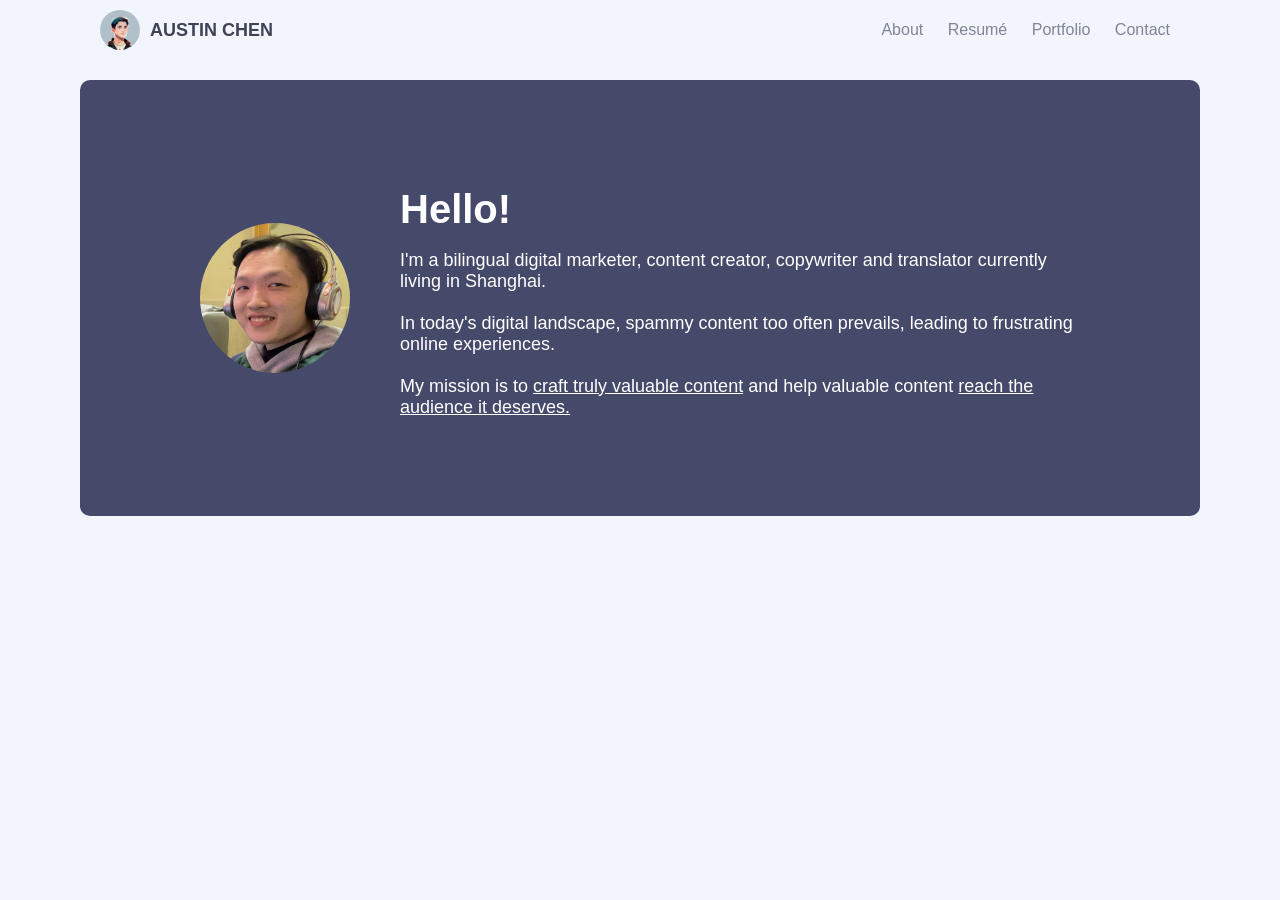
<file: index.html>
<!DOCTYPE html>
<html lang="en">
<head>
    <meta charset="UTF-8">
    <meta name="viewport" content="width=device-width, initial-scale=1.0">
    <title>Austin Chen</title>
    <link rel="stylesheet" href="styles.css">
    <link href="https://fonts.googleapis.com/css2?family=Roboto:wght@400;700&display=swap" rel="stylesheet"> <!-- Link to Google Fonts -->
<style>
.container {
    font-size: 18px;
    background-color: #464A6A;
    color: white;
    padding: 80px 120px;
    border-radius: 10px;
    margin: 20px auto;
    max-width: 880px;
    display: flex;
    align-items: center;
    text-align: left;
  }
  .container img {
  border-radius: 50%;
  width: 150px;
  height: 150px;
  margin-right: 50px;
}

  </style>
</head>
<body>
    <div class="header">
        <a href="index.html" class="logo-link">
            <img src="mj-avatar.JPG" style="border-radius: 50%" alt="Austin Chen Logo">
            <span>AUSTIN CHEN</span>
        </a>
        <nav>
            <a href="index.html">About</a>
            <a href="resume.html">Resumé</a>
            <a href="portfolio.html">Portfolio</a>
            <a href="contact.html">Contact</a>
        </nav>
    </div>
    <div class="container">
        <img src="austin photo.png" alt="Austin Chen Image">
        <div class="text">
            <h1 style="font-size:40px">Hello!</h1>
           <p>I'm a bilingual digital marketer, content creator, copywriter and translator currently living in Shanghai. <br><br>In today's digital landscape, spammy content too often prevails, leading to frustrating online experiences. <br><br>My mission is to <u>craft truly valuable content</u> and help valuable content <u>reach the audience it deserves.</u></p>
        </div>
    </div>
</body>
</html>
</file>
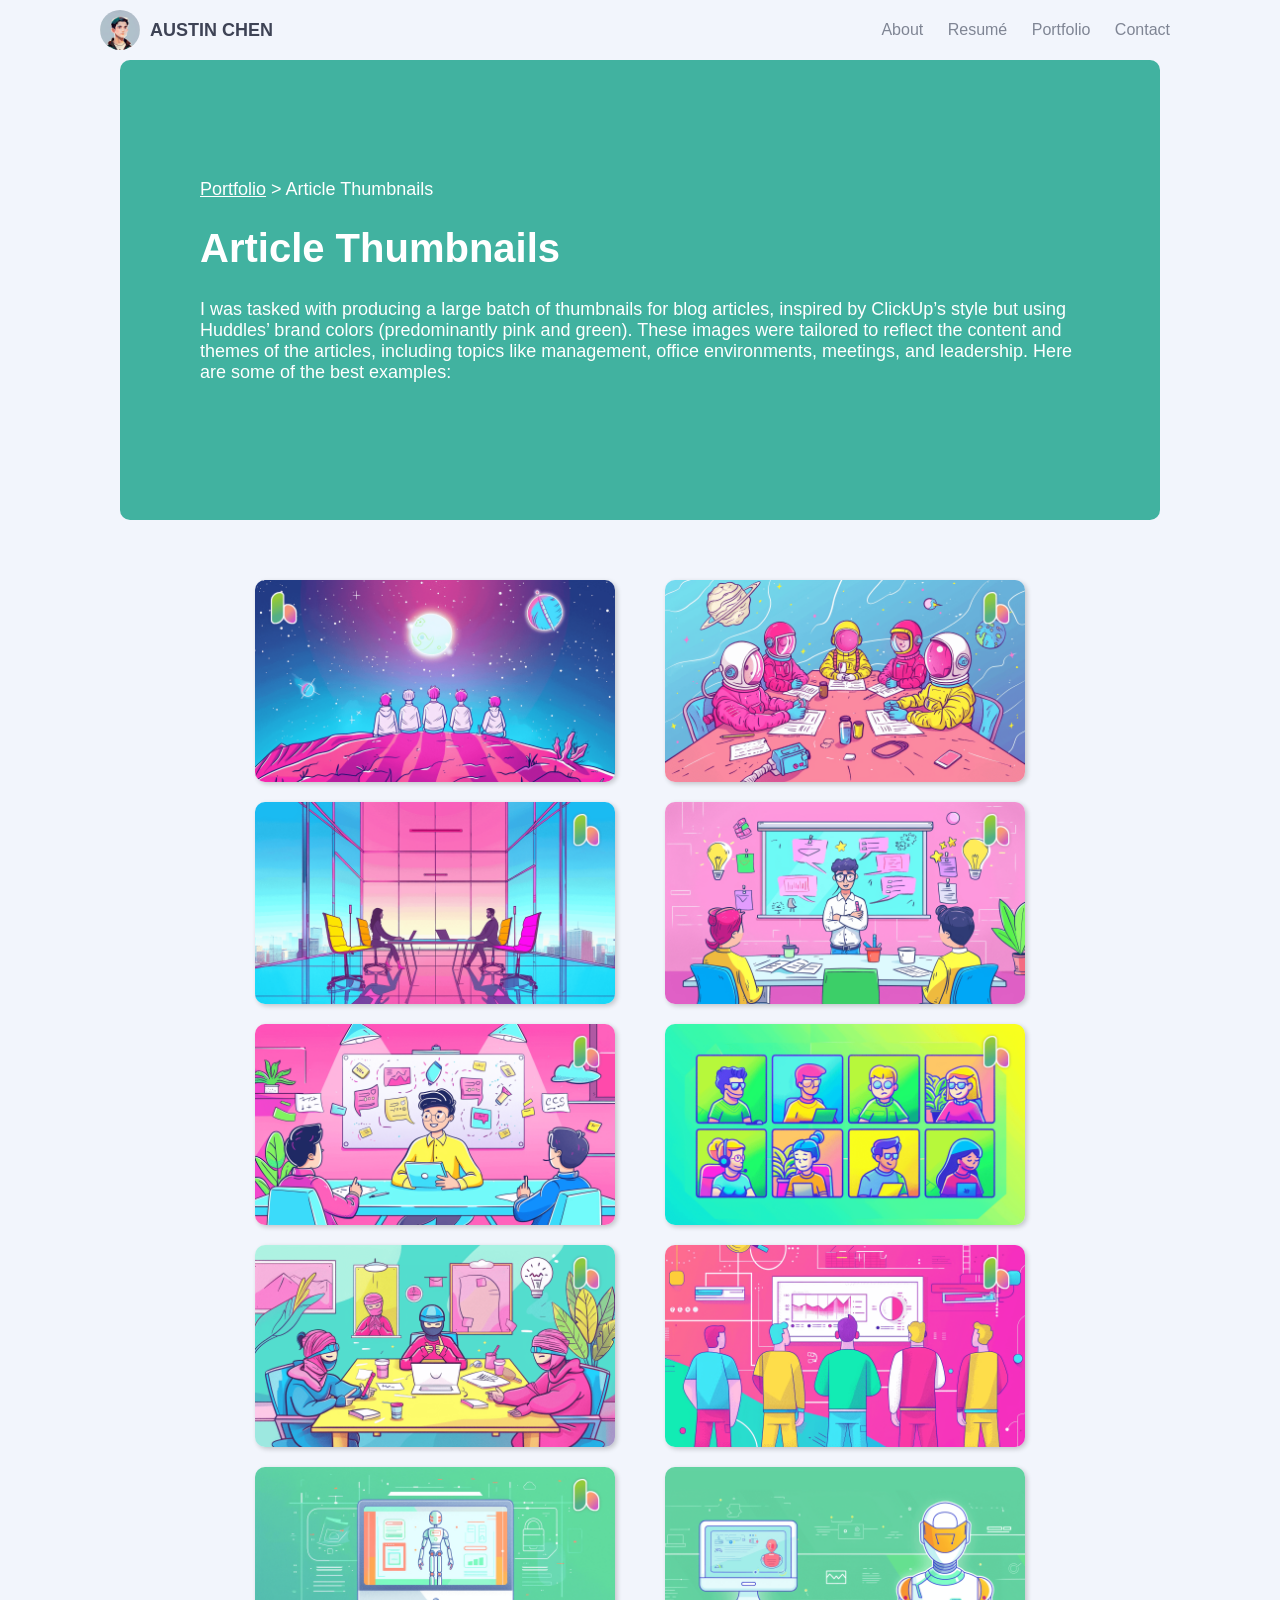
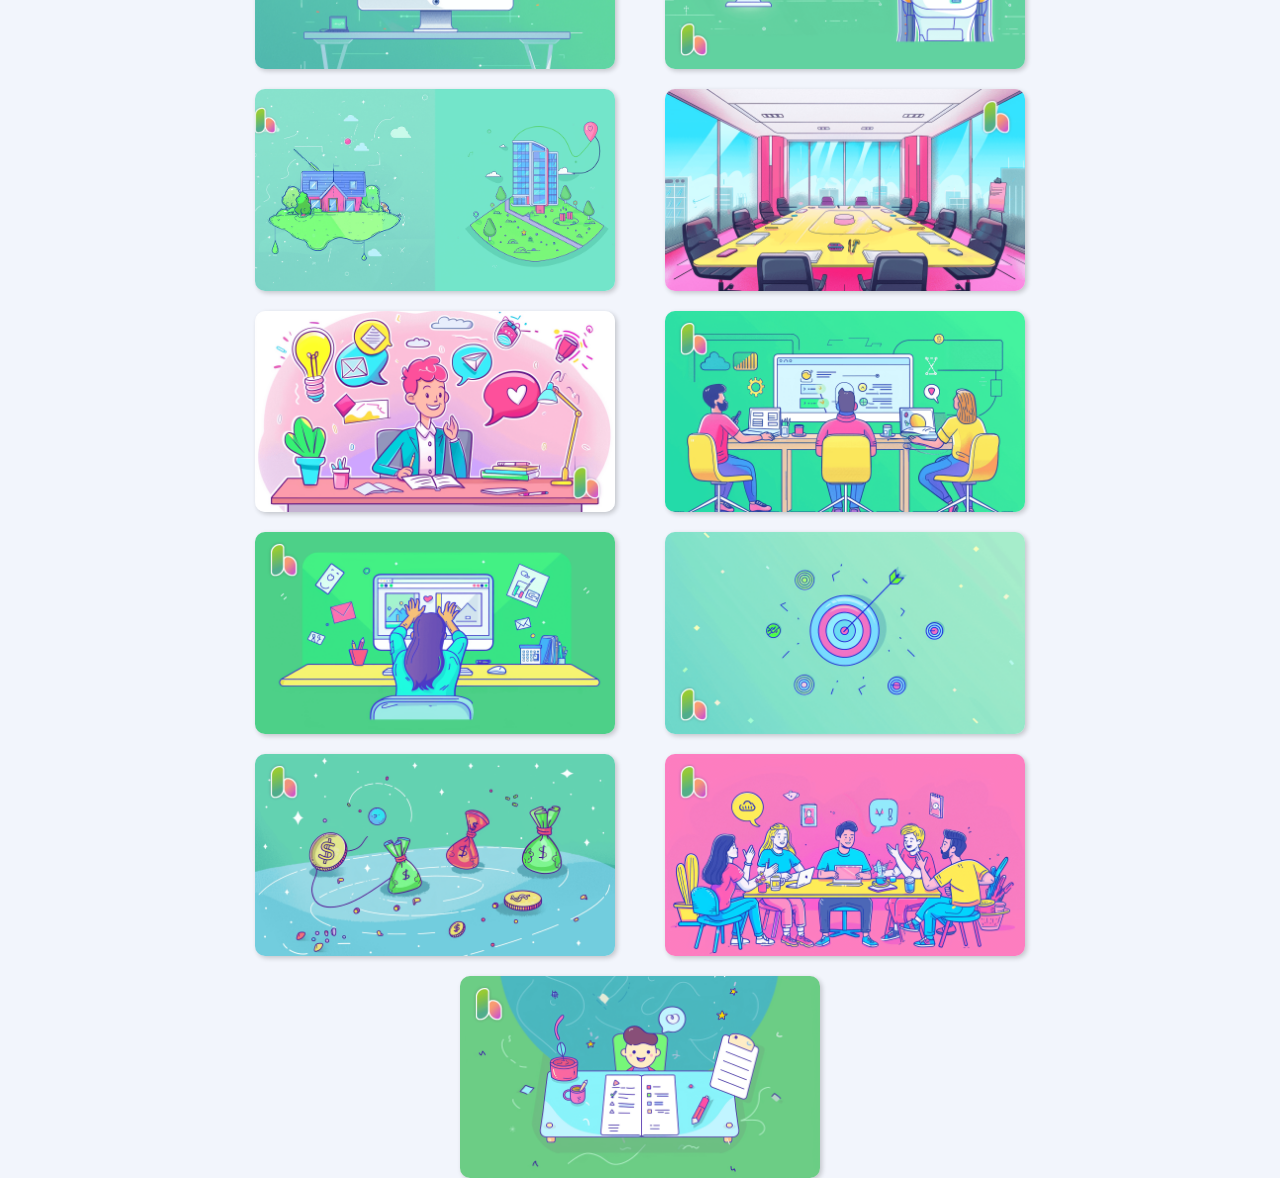
<file: article-thumbnails.html>
<!DOCTYPE html>
<html lang="en">
<head>
    <meta charset="UTF-8">
    <meta name="viewport" content="width=device-width, initial-scale=1.0">
    <title>Portfolio</title>
    <link rel="stylesheet" href="styles.css">
    <link href="https://fonts.googleapis.com/css2?family=Roboto:wght@400;700&display=swap" rel="stylesheet"> <!-- Link to Google Fonts -->
    <style>
      .container {
        color:white;
        background-color: #0D87DE;
        text-align: left;
        padding-top: 100px;
        padding-left: 200px;
        margin: 0 auto;
        height: 300px;
        display: flex;
        flex-direction: column;
      }
      .gallery {
    display: flex;
    justify-content: center; /* Center the gallery horizontally */
    max-width: 800px; /* Set the maximum width of the gallery */
    margin: 0 auto; /* Center the gallery on the page */
}

.thumbnails {
    display: flex;
    flex-wrap: wrap;
    justify-content: space-around;
    margin-top: 30px;
    gap: 20px;
  
}
.thumbnails img {
    width: 45%;
    object-fit: cover; /* Cover the thumbnail with the image, cropping as needed */
    overflow: hidden; /* Hide any content that exceeds the specified dimensions */
    box-shadow: 2px 2px 5px rgba(0, 0, 0, 0.2); /* Add a subtle drop shadow effect */
    transition: transform 0.3s; /* Add a transition for smooth animation */
    border-radius: 10px;
}

.thumbnails img:hover {
    transform: translateY(-5px); /* Apply a translateY transform on hover */
    cursor:pointer
}

.thumbnails img.horizontal-image {
  width: 100%;
}

.modal {
    display: none;
    position: fixed;
    z-index: 1;
    padding-top: 50px;
    left: 0;
    top: 0;
    width: 100%;
    height: 100%;
    overflow: auto;
    background-color: black;
}

.modal-content {
    margin: auto;
    display: block;
    width: 80%;
    max-width: 800px;
}

.close {
    color: white;
    position: absolute;
    top: 10px;
    right: 25px;
    font-size: 35px;
    cursor: pointer;
}

.prev, .next {
    position: absolute;
    top: 50%;
    width: auto;
    padding: 16px;
    margin-top: -50px;
    color: white;
    font-weight: bold;
    font-size: 20px;
    cursor: pointer;
    text-decoration: none;
}

.prev {
    left: 10px;
}

.next {
    right: 10px;
}

    </style>
    <script src="script.js"></script>

</head>
<body>
  <div class="header">
    <a href="index.html" class="logo-link">
        <img src="mj-avatar.JPG" style="border-radius: 50%" alt="Austin Chen Logo">
        <span>AUSTIN CHEN</span>
    </a>
    <nav>
        <a href="index.html">About</a>
        <a href="resume.html">Resumé</a>
        <a href="portfolio.html">Portfolio</a>
        <a href="contact.html">Contact</a>
    </nav>
</div>

  <div class="portfolio-banner" style="background-color: #41B2A0;">
    <div class="breadcrumb">
      <a href="portfolio.html">Portfolio</a> &gt; Article Thumbnails
  </div>
    <h1 style="font-size: 40px"">Article Thumbnails</h1>
    <p>I was tasked with producing a large batch of thumbnails for blog articles, inspired by ClickUp’s style but using Huddles’ brand colors (predominantly pink and green). These images were tailored to reflect the content and themes of the articles, including topics like management, office environments, meetings, and leadership. Here are some of the best examples:</p>
  </div>

  <div class="gallery">
    <div class="thumbnails">
      <img src="articlethumbnail1.png" alt="Thumbnail 1" onclick="openModal('articlethumbnail1.png')">
      <img src="articlethumbnail2.png" alt="Thumbnail 2" onclick="openModal('articlethumbnail2.png')">
      <img src="articlethumbnail3.png" alt="Thumbnail 3" onclick="openModal('articlethumbnail3.png')">
      <img src="articlethumbnail4.png" alt="Thumbnail 4" onclick="openModal('articlethumbnail4.png')">
      <img src="articlethumbnail5.png" alt="Thumbnail 5" onclick="openModal('articlethumbnail5.png')">
      <img src="articlethumbnail6.png" alt="Thumbnail 6" onclick="openModal('articlethumbnail6.png')">
      <img src="articlethumbnail7.png" alt="Thumbnail 7" onclick="openModal('articlethumbnail7.png')">
      <img src="articlethumbnail8.png" alt="Thumbnail 8" onclick="openModal('articlethumbnail8.png')">
      <img src="articlethumbnail9.png" alt="Thumbnail 9" onclick="openModal('articlethumbnail9.png')">
      <img src="articlethumbnail10.png" alt="Thumbnail 10" onclick="openModal('articlethumbnail10.png')">
      <img src="articlethumbnail11.png" alt="Thumbnail 11" onclick="openModal('articlethumbnail11.png')">
      <img src="articlethumbnail12.png" alt="Thumbnail 12" onclick="openModal('articlethumbnail12.png')">
      <img src="articlethumbnail13.png" alt="Thumbnail 13" onclick="openModal('articlethumbnail13.png')">
      <img src="articlethumbnail14.png" alt="Thumbnail 14" onclick="openModal('articlethumbnail14.png')">
      <img src="articlethumbnail15.png" alt="Thumbnail 15" onclick="openModal('articlethumbnail15.png')">
      <img src="articlethumbnail16.png" alt="Thumbnail 16" onclick="openModal('articlethumbnail16.png')">
      <img src="articlethumbnail17.png" alt="Thumbnail 17" onclick="openModal('articlethumbnail17.png')">
      <img src="articlethumbnail18.png" alt="Thumbnail 18" onclick="openModal('articlethumbnail18.png')">
      <img src="articlethumbnail19.png" alt="Thumbnail 19" onclick="openModal('articlethumbnail19.png')">
      
    </div>

    <div id="myModal" class="modal">
        <span class="close" onclick="closeModal()">&times;</span>
        <img id="fullImg" class="modal-content">
        <a class="prev" onclick="plusSlides(-1)">&#10094;</a>
        <a class="next" onclick="plusSlides(1)">&#10095;</a>
    </div>
</div>

</body>
</html>
</file>
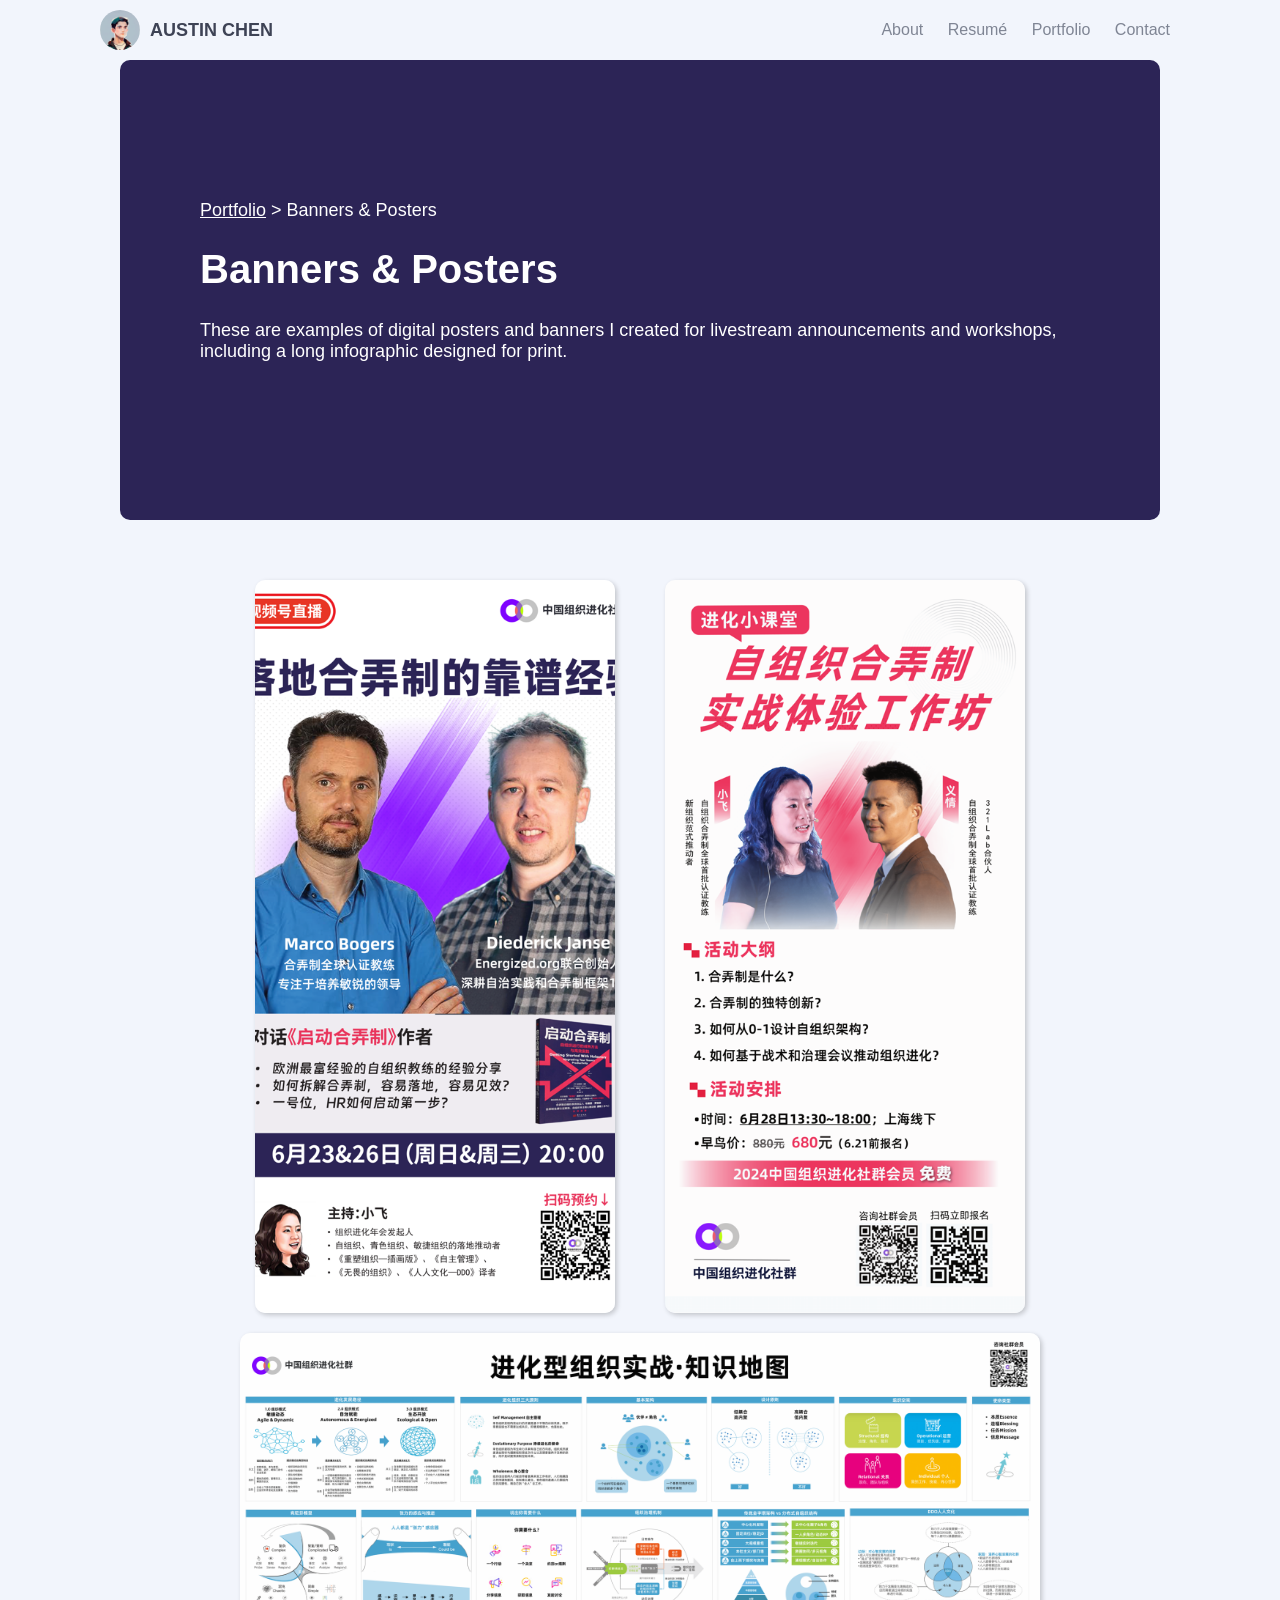
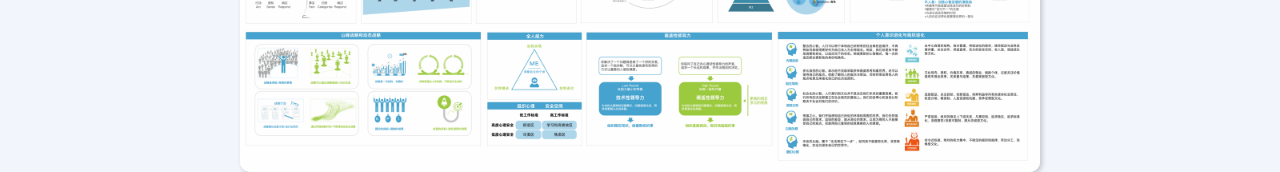
<file: banners-and-posters.html>
<!DOCTYPE html>
<html lang="en">
<head>
    <meta charset="UTF-8">
    <meta name="viewport" content="width=device-width, initial-scale=1.0">
    <title>Portfolio</title>
    <link rel="stylesheet" href="styles.css">
    <link href="https://fonts.googleapis.com/css2?family=Roboto:wght@400;700&display=swap" rel="stylesheet"> <!-- Link to Google Fonts -->
    <style>
      .container {
        color:white;
        background-color: #0D87DE;
        text-align: left;
        padding-top: 100px;
        padding-left: 200px;
        margin: 0 auto;
        height: 300px;
        display: flex;
        flex-direction: column;
      }
      .gallery {
    display: flex;
    justify-content: center; /* Center the gallery horizontally */
    max-width: 800px; /* Set the maximum width of the gallery */
    margin: 0 auto; /* Center the gallery on the page */
}

.thumbnails {
    display: flex;
    flex-wrap: wrap;
    justify-content: space-around;
    margin-top: 30px;
    gap: 20px;
  
}
.thumbnails img {
    width: 45%;
    object-fit: cover; /* Cover the thumbnail with the image, cropping as needed */
    overflow: hidden; /* Hide any content that exceeds the specified dimensions */
    box-shadow: 2px 2px 5px rgba(0, 0, 0, 0.2); /* Add a subtle drop shadow effect */
    transition: transform 0.3s; /* Add a transition for smooth animation */
    border-radius: 10px;
}

.thumbnails img:hover {
    transform: translateY(-5px); /* Apply a translateY transform on hover */
    cursor:pointer
}

.thumbnails img.horizontal-image {
  width: 100%;
}

.modal {
    display: none;
    position: fixed;
    z-index: 1;
    padding-top: 50px;
    left: 0;
    top: 0;
    width: 100%;
    height: 100%;
    overflow: auto;
    background-color: black;
}

.modal-content {
    margin: auto;
    display: block;
    width: 80%;
    max-width: 800px;
}

.close {
    color: white;
    position: absolute;
    top: 10px;
    right: 25px;
    font-size: 35px;
    cursor: pointer;
}

.prev, .next {
    position: absolute;
    top: 50%;
    width: auto;
    padding: 16px;
    margin-top: -50px;
    color: white;
    font-weight: bold;
    font-size: 20px;
    cursor: pointer;
    text-decoration: none;
}

.prev {
    left: 10px;
}

.next {
    right: 10px;
}

    </style>
    <script src="script.js"></script>

</head>
<body>
    <div class="header">
        <a href="index.html" class="logo-link">
            <img src="mj-avatar.JPG" style="border-radius: 50%" alt="Austin Chen Logo">
            <span>AUSTIN CHEN</span>
        </a>
        <nav>
            <a href="index.html">About</a>
            <a href="resume.html">Resumé</a>
            <a href="portfolio.html">Portfolio</a>
            <a href="contact.html">Contact</a>
        </nav>
    </div>

  <div class="portfolio-banner" style="background-color: #2C2456;">
    <div class="breadcrumb">
      <a href="portfolio.html">Portfolio</a> &gt; Banners & Posters
  </div>
    <h1 style="font-size: 40px"">Banners & Posters</h1>
    <p>These are examples of digital posters and banners I created for livestream announcements and workshops, including a long infographic designed for print.</p>
  </div>

  <div class="gallery">
    <div class="thumbnails">
        <img src="poster 1.png" alt="AI Summary" onclick="openModal('ai summary.png')">
        <img src="poster 2.png" alt="AI Note Taker" onclick="openModal('ai note taker.png')">
        <img src="banner.png" class="horizontal-image" alt="AI Powered Search" onclick="openModal('ai powered search.png')">

    </div>

    <div id="myModal" class="modal">
        <span class="close" onclick="closeModal()">&times;</span>
        <img id="fullImg" class="modal-content">
        <a class="prev" onclick="plusSlides(-1)">&#10094;</a>
        <a class="next" onclick="plusSlides(1)">&#10095;</a>
    </div>
</div>

</body>
</html>
</file>
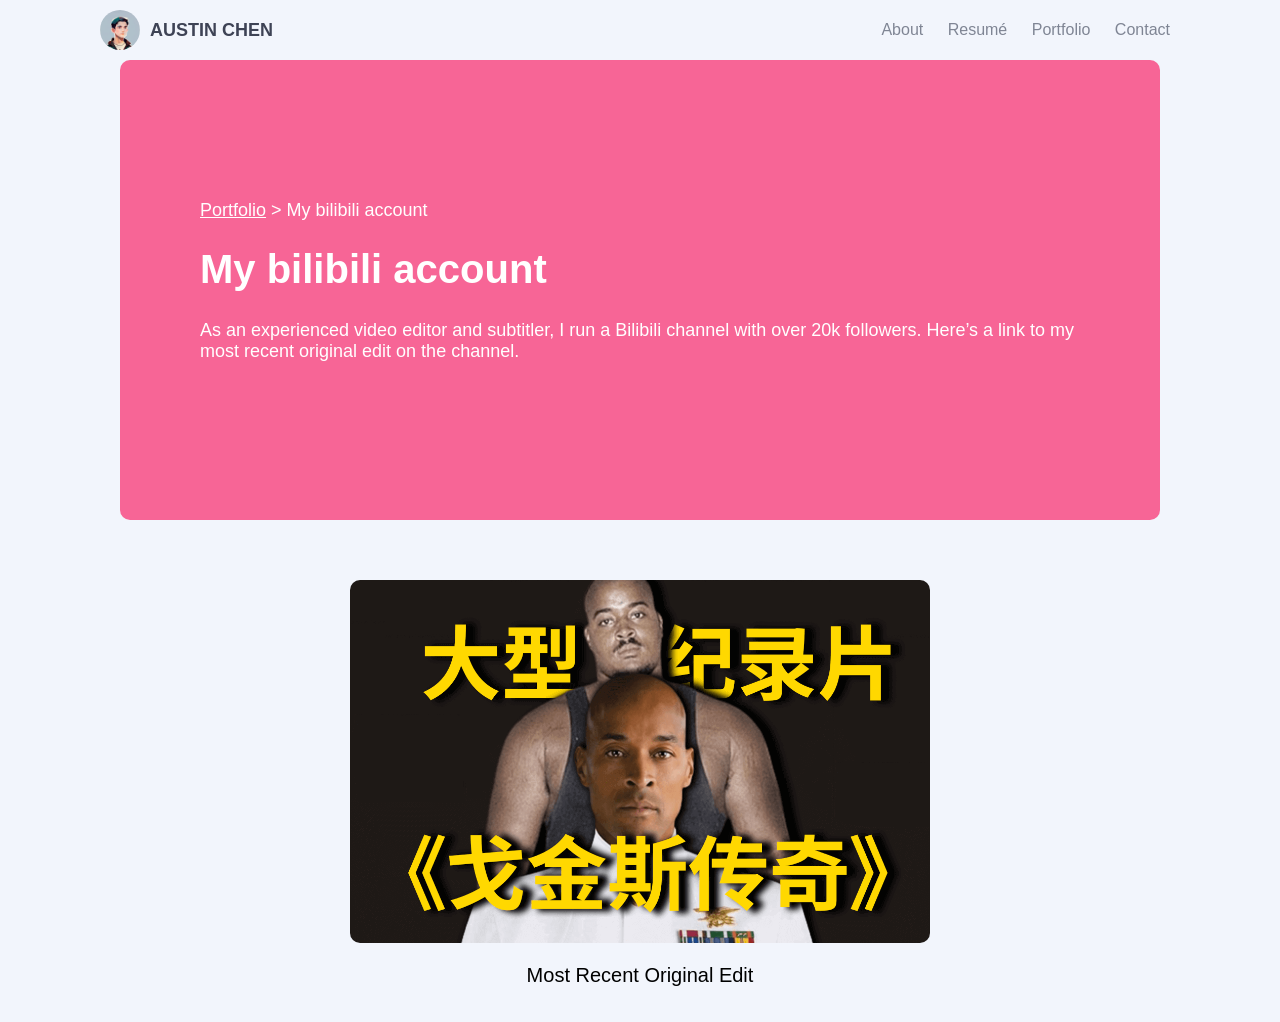
<file: bilibili.html>
<!DOCTYPE html>
<html lang="en">
<head>
    <meta charset="UTF-8">
    <meta name="viewport" content="width=device-width, initial-scale=1.0">
    <title>My bilibili account</title>
    <link rel="stylesheet" href="styles.css">
    <link href="https://fonts.googleapis.com/css2?family=Roboto:wght@400;700&display=swap" rel="stylesheet"> <!-- Link to Google Fonts -->
    <style>
      .container {
        color:white;
        background-color: #0D87DE;
        text-align: left;
        padding-top: 100px;
        padding-left: 200px;
        margin: 0 auto;
        height: 300px;
        display: flex;
        flex-direction: column;
      }

    </style>
    <script src="script.js"></script>

</head>
<body>
  <div class="header">
    <a href="index.html" class="logo-link">
        <img src="mj-avatar.JPG" style="border-radius: 50%" alt="Austin Chen Logo">
        <span>AUSTIN CHEN</span>
    </a>
    <nav>
        <a href="index.html">About</a>
        <a href="resume.html">Resumé</a>
        <a href="portfolio.html">Portfolio</a>
        <a href="contact.html">Contact</a>
    </nav>
</div>

  <div class="portfolio-banner" style="background-color: #F76596;">
    <div class="breadcrumb">
      <a href="portfolio.html">Portfolio</a> &gt; My bilibili account
  </div>
    <h1 style="font-size: 40px"">My bilibili account</h1>
    <p>As an experienced video editor and subtitler, I run a Bilibili channel with over 20k followers. Here’s a link to my most recent original edit on the channel. </p>
  </div>

  <div class="video-gallery">
    <div class="video-thumbnail">
        <a href="https://www.bilibili.com/video/BV1Tx4y127Zu/">
            <img src="bilibilivideo.png" alt="Video 1">
            <h2>Most Recent Original Edit</h3>
        </a>
    </div>

    </div>
    
    <!-- Add more video thumbnails as needed -->
</div>
    </div>
</div>

</body>
</html>
</file>
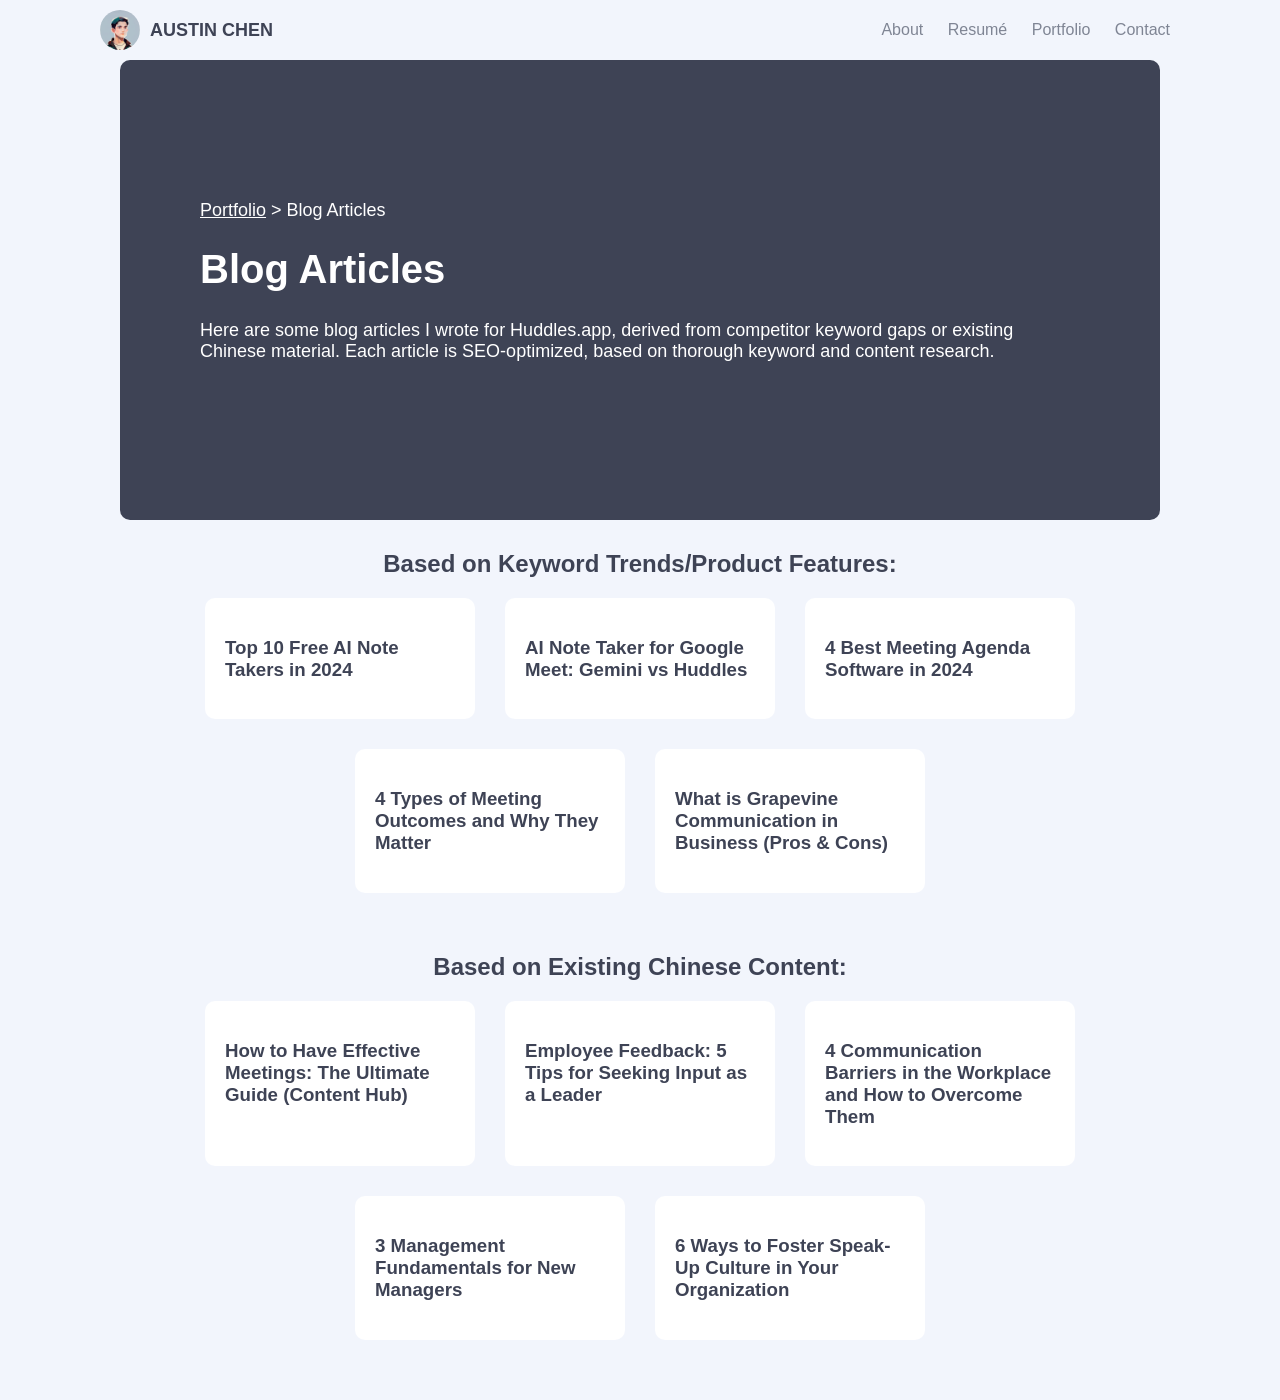
<file: blog-articles.html>
<!DOCTYPE html>
<html lang="en">
<head>
    <meta charset="UTF-8">
    <meta name="viewport" content="width=device-width, initial-scale=1.0">
    <title>Portfolio</title>
    <link rel="stylesheet" href="styles.css">
    <link href="https://fonts.googleapis.com/css2?family=Roboto:wght@400;700&display=swap" rel="stylesheet"> <!-- Link to Google Fonts -->
    <style>
      .container {
        color:white;
        background-color: #0D87DE;
        text-align: left;
        padding-top: 100px;
        padding-left: 200px;
        margin: 0 auto;
        height: 300px;
        display: flex;
        flex-direction: column;
      }
      .gallery {
    display: flex;
    justify-content: center; /* Center the gallery horizontally */
    max-width: 800px; /* Set the maximum width of the gallery */
    margin: 0 auto; /* Center the gallery on the page */
}


    </style>
    <script src="script.js"></script>

</head>
<body>
    <div class="header">
        <a href="index.html" class="logo-link">
            <img src="mj-avatar.JPG" style="border-radius: 50%" alt="Austin Chen Logo">
            <span>AUSTIN CHEN</span>
        </a>
        <nav>
            <a href="index.html">About</a>
            <a href="resume.html">Resumé</a>
            <a href="portfolio.html">Portfolio</a>
            <a href="contact.html">Contact</a>
        </nav>
    </div>

  <div class="portfolio-banner">
    <div class="breadcrumb">
      <a href="portfolio.html">Portfolio</a> &gt; Blog Articles
  </div>
    <h1 style="font-size: 40px"">Blog Articles</h1>
    <p>Here are some blog articles I wrote for Huddles.app, derived from competitor keyword gaps or existing Chinese material. Each article is SEO-optimized, based on thorough keyword and content research.</p>
  </div>

</div>

<h1 style="text-align: center;color: #3E4355; margin-top: 30px;">Based on Keyword Trends/Product Features:</h1>
<div class="card-container">
  <div class="link-card">
    <a href="https://blog.huddles.app/free-ai-note-taker/" target="_blank" class="card-link">
        <div class="card-content">
            <h3 class="card-title">Top 10 Free AI Note Takers in 2024</h3>
        </div>
    </a>
  </div>

  <div class="link-card">
    <a href="https://blog.huddles.app/google-meet-ai-note-taker-gemini/" target="_blank" class="card-link">
        <div class="card-content">
            <h3 class="card-title">AI Note Taker for Google Meet: Gemini vs Huddles</h3>
        </div>
    </a>
  </div>

  <div class="link-card">
    <a href="https://blog.huddles.app/meeting-agenda-software/" target="_blank" class="card-link">
        <div class="card-content">
            <h3 class="card-title">4 Best Meeting Agenda Software in 2024</h3>
        </div>
    </a>
  </div>

  <div class="link-card">
    <a href="https://blog.huddles.app/types-of-meeting-outcomes/" target="_blank" class="card-link">
        <div class="card-content">
            <h3 class="card-title">4 Types of Meeting Outcomes and Why They Matter</h3>
        </div>
    </a>
  </div>

  <div class="link-card">
    <a href="https://blog.huddles.app/what-is-grapevine-communication-in-business/" target="_blank" class="card-link">
        <div class="card-content">
            <h3 class="card-title">What is Grapevine Communication in Business (Pros & Cons)</h3>
        </div>
    </a>
  </div>
</div>

<h1 style="text-align: center; color: #3E4355;">Based on Existing Chinese Content:</h1>
<div class="card-container">
  <div class="link-card">
    <a href="https://blog.huddles.app/learn/meetings/" target="_blank" class="card-link">
        <div class="card-content">
            <h3 class="card-title">How to Have Effective Meetings: The Ultimate Guide (Content Hub)</h3>
        </div>
    </a>
  </div>

  <div class="link-card">
    <a href="https://blog.huddles.app/employee-feedback-tips-for-leaders/" target="_blank" class="card-link">
        <div class="card-content">
            <h3 class="card-title">Employee Feedback: 5 Tips for Seeking Input as a Leader</h3>
        </div>
    </a>
  </div>

  <div class="link-card">
    <a href="https://blog.huddles.app/communication-barriers-in-the-workplace/" target="_blank" class="card-link">
        <div class="card-content">
            <h3 class="card-title">4 Communication Barriers in the Workplace and How to Overcome Them</h3>
        </div>
    </a>
  </div>

  <div class="link-card">
    <a href="https://blog.huddles.app/management-fundamentals-for-new-managers/" target="_blank" class="card-link">
        <div class="card-content">
            <h3 class="card-title">3 Management Fundamentals for New Managers</h3>
        </div>
    </a>
  </div>

  <div class="link-card">
    <a href="https://blog.huddles.app/speak-up-culture-at-work/" target="_blank" class="card-link">
        <div class="card-content">
            <h3 class="card-title">6 Ways to Foster Speak-Up Culture in Your Organization</h3>
        </div>
    </a>
  </div>
</div>

  
</div>
</body>
</html>
</file>
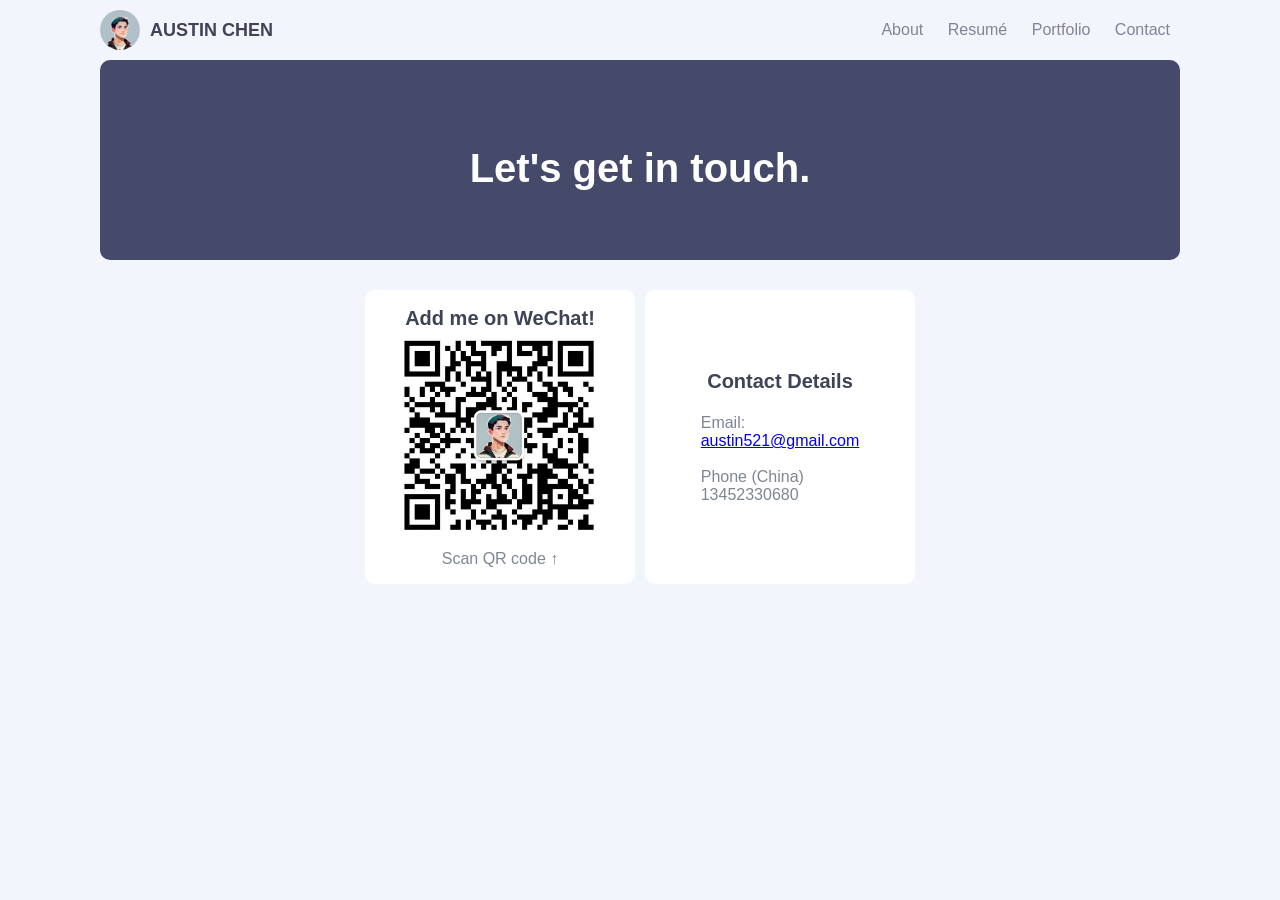
<file: contact.html>
<!DOCTYPE html>
<html lang="en">
<head>
    <meta charset="UTF-8">
    <meta name="viewport" content="width=device-width, initial-scale=1.0">
    <title>Contact</title>
    <link rel="stylesheet" href="styles.css">
    <link href="https://fonts.googleapis.com/css2?family=Roboto:wght@400;700&display=swap" rel="stylesheet"> <!-- Link to Google Fonts -->
</head>
<body>
    <div class="header">
        <a href="index.html" class="logo-link">
            <img src="mj-avatar.JPG" style="border-radius: 50%" alt="Austin Chen Logo">
            <span>AUSTIN CHEN</span>
        </a>
        <nav>
            <a href="index.html">About</a>
            <a href="resume.html">Resumé</a>
            <a href="portfolio.html">Portfolio</a>
            <a href="contact.html">Contact</a>
        </nav>
    </div>
</div>
<div class="topbanner">
<h1>Let's get in touch.</h1>
</div>

<div class="card-container">
<div class="card">
    <h2 style="color:#3E4355">Add me on WeChat!</h2>
    <img src="wechatqrcode.jpg" style="width:200px">
<p>Scan QR code ↑</p>
</div>

<div class="card">
    <h2 style="color:#3E4355">Contact Details</h2>
    <p>Email:<br>
    <a href="mailto:austin521@gmail.com">austin521@gmail.com</a><br>
    <br>Phone (China)
    <br>13452330680 
</p>
</div>

</div>


</body>
</html>
</file>
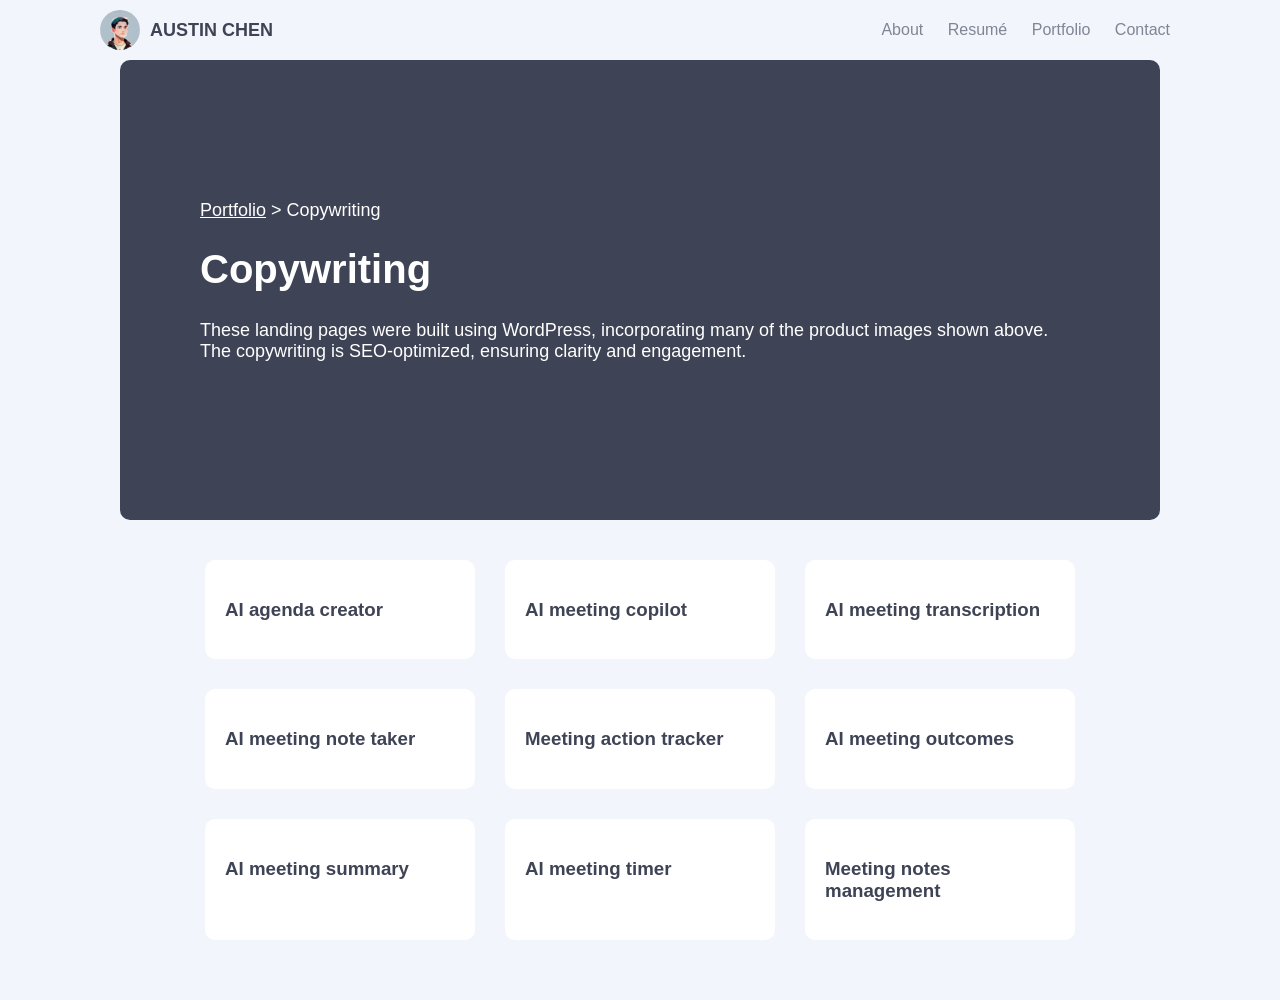
<file: copywriting.html>
<!DOCTYPE html>
<html lang="en">
<head>
    <meta charset="UTF-8">
    <meta name="viewport" content="width=device-width, initial-scale=1.0">
    <title>Portfolio</title>
    <link rel="stylesheet" href="styles.css">
    <link href="https://fonts.googleapis.com/css2?family=Roboto:wght@400;700&display=swap" rel="stylesheet"> <!-- Link to Google Fonts -->
    <style>
      .container {
        color:white;
        background-color: #0D87DE;
        text-align: left;
        padding-top: 100px;
        padding-left: 200px;
        margin: 0 auto;
        height: 300px;
        display: flex;
        flex-direction: column;
      }
      .gallery {
    display: flex;
    justify-content: center; /* Center the gallery horizontally */
    max-width: 800px; /* Set the maximum width of the gallery */
    margin: 0 auto; /* Center the gallery on the page */
}


    </style>
    <script src="script.js"></script>

</head>
<body>
    <div class="header">
        <a href="index.html" class="logo-link">
            <img src="mj-avatar.JPG" style="border-radius: 50%" alt="Austin Chen Logo">
            <span>AUSTIN CHEN</span>
        </a>
        <nav>
            <a href="index.html">About</a>
            <a href="resume.html">Resumé</a>
            <a href="portfolio.html">Portfolio</a>
            <a href="contact.html">Contact</a>
        </nav>
    </div>

  <div class="portfolio-banner">
    <div class="breadcrumb">
      <a href="portfolio.html">Portfolio</a> &gt; Copywriting
  </div>
    <h1 style="font-size: 40px"">Copywriting</h1>
    <p>These landing pages were built using WordPress, incorporating many of the product images shown above. The copywriting is SEO-optimized, ensuring clarity and engagement.</p>
  </div>

</div>

<div class="card-container">
  <div class="link-card">
    <a href="https://blog.huddles.app/features/ai-agenda-creator/" target="_blank" class="card-link">
        <div class="card-content">
            <h3 class="card-title">AI agenda creator</h3>
        </div>
    </a>
  </div>

  <div class="link-card">
    <a href="https://blog.huddles.app/features/ai-meeting-copilot/" target="_blank" class="card-link">
        <div class="card-content">
            <h3 class="card-title">AI meeting copilot</h3>
        </div>
    </a>
  </div>

  <div class="link-card">
    <a href="https://blog.huddles.app/features/meeting-transcription-app/" target="_blank" class="card-link">
        <div class="card-content">
            <h3 class="card-title">AI meeting transcription</h3>
        </div>
    </a>
  </div>

  <div class="link-card">
    <a href="https://blog.huddles.app/features/ai-meeting-note-taker" target="_blank" class="card-link">
        <div class="card-content">
            <h3 class="card-title">AI meeting note taker</h3>
        </div>
    </a>
  </div>

  <div class="link-card">
    <a href="https://blog.huddles.app/features/meeting-action-tracker/" target="_blank" class="card-link">
        <div class="card-content">
            <h3 class="card-title">Meeting action tracker</h3>
        </div>
    </a>
  </div>

  <div class="link-card">
    <a href="https://blog.huddles.app/features/ai-meeting-outcomes/" target="_blank" class="card-link">
        <div class="card-content">
            <h3 class="card-title">AI meeting outcomes</h3>
        </div>
    </a>
  </div>

  <div class="link-card">
    <a href="https://blog.huddles.app/features/ai-meeting-summary-tool/" target="_blank" class="card-link">
        <div class="card-content">
            <h3 class="card-title">AI meeting summary</h3>
        </div>
    </a>
  </div>

  <div class="link-card">
    <a href="https://blog.huddles.app/features/meeting-timer/" target="_blank" class="card-link">
        <div class="card-content">
            <h3 class="card-title">AI meeting timer</h3>
        </div>
    </a>
  </div>

  <div class="link-card">
    <a href="https://blog.huddles.app/meeting-notebook/" target="_blank" class="card-link">
        <div class="card-content">
            <h3 class="card-title">Meeting notes management</h3>
        </div>
    </a>
  </div>
</div>
</body>
</html>
</file>
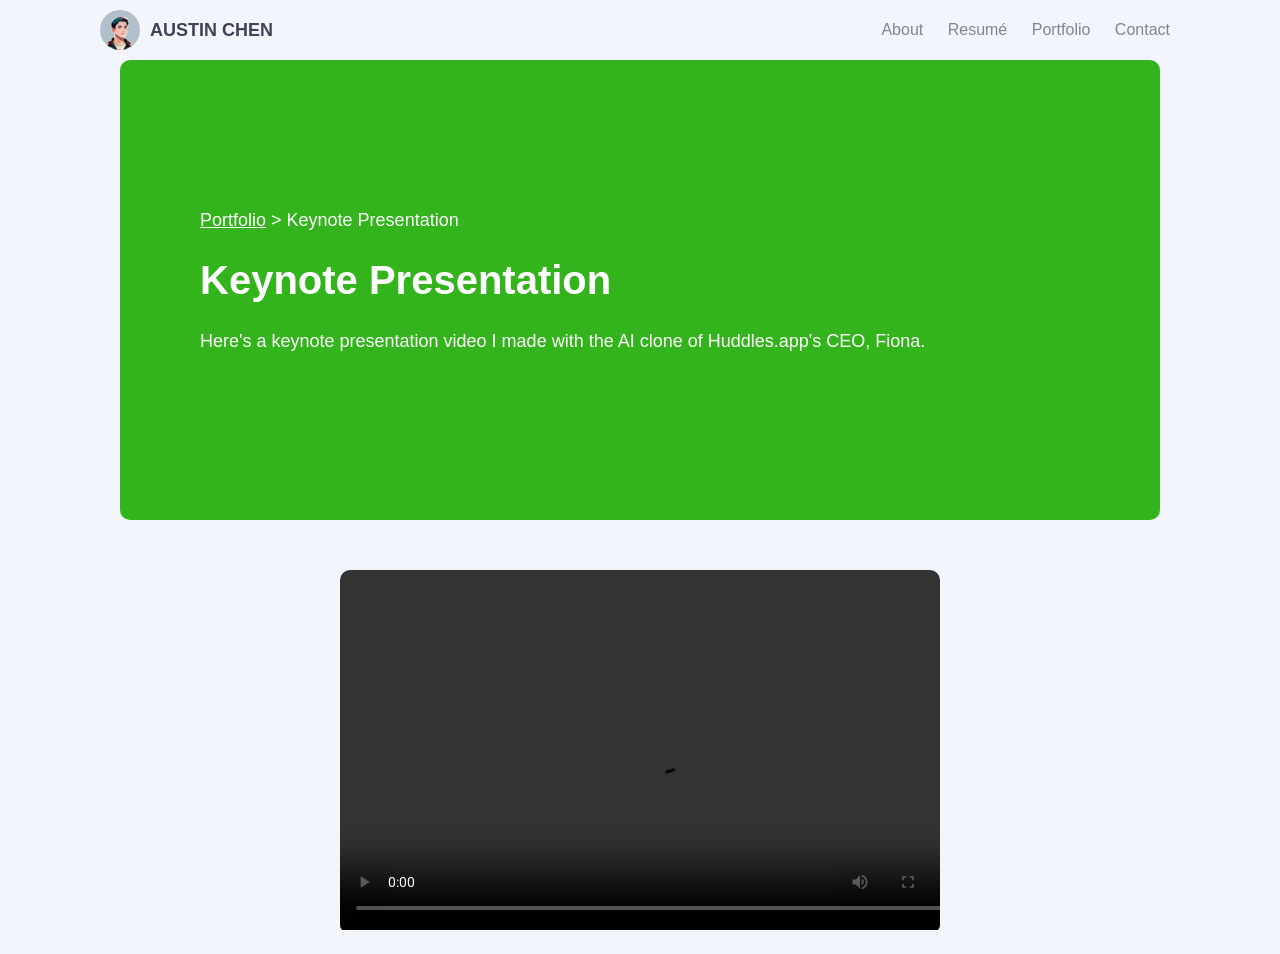
<file: keynote-presentation.html>
<!DOCTYPE html>
<html lang="en">
<head>
    <meta charset="UTF-8">
    <meta name="viewport" content="width=device-width, initial-scale=1.0">
    <title>Keynote Presentation</title>
    <link rel="stylesheet" href="styles.css">
    <link href="https://fonts.googleapis.com/css2?family=Roboto:wght@400;700&display=swap" rel="stylesheet"> <!-- Link to Google Fonts -->
    <style>
      .container {
        color:white;
        background-color: #0D87DE;
        text-align: left;
        padding-top: 100px;
        padding-left: 200px;
        margin: 0 auto;
        height: 300px;
        display: flex;
        flex-direction: column;
      }

    </style>
    <script src="script.js"></script>

</head>
<body>
  <div class="header">
    <a href="index.html" class="logo-link">
        <img src="mj-avatar.JPG" style="border-radius: 50%" alt="Austin Chen Logo">
        <span>AUSTIN CHEN</span>
    </a>
    <nav>
        <a href="index.html">About</a>
        <a href="resume.html">Resumé</a>
        <a href="portfolio.html">Portfolio</a>
        <a href="contact.html">Contact</a>
    </nav>
</div>

  <div class="portfolio-banner" style="background-color: #34B41C;">
    <div class="breadcrumb">
      <a href="portfolio.html">Portfolio</a> &gt; Keynote Presentation
  </div>
    <h1 style="font-size: 40px"">Keynote Presentation</h1>
    <p>Here's a keynote presentation video I made with the AI clone of Huddles.app's CEO, Fiona. </p>
  </div>

  <div class="video-gallery">
    <div class="video-thumbnail">
      <video width="640" height="360" controls>
        <source src="The Level 10 Meeting.mp4" type="video/mp4">
      </video>
    </div>
  </div>


</body>
</html>
</file>
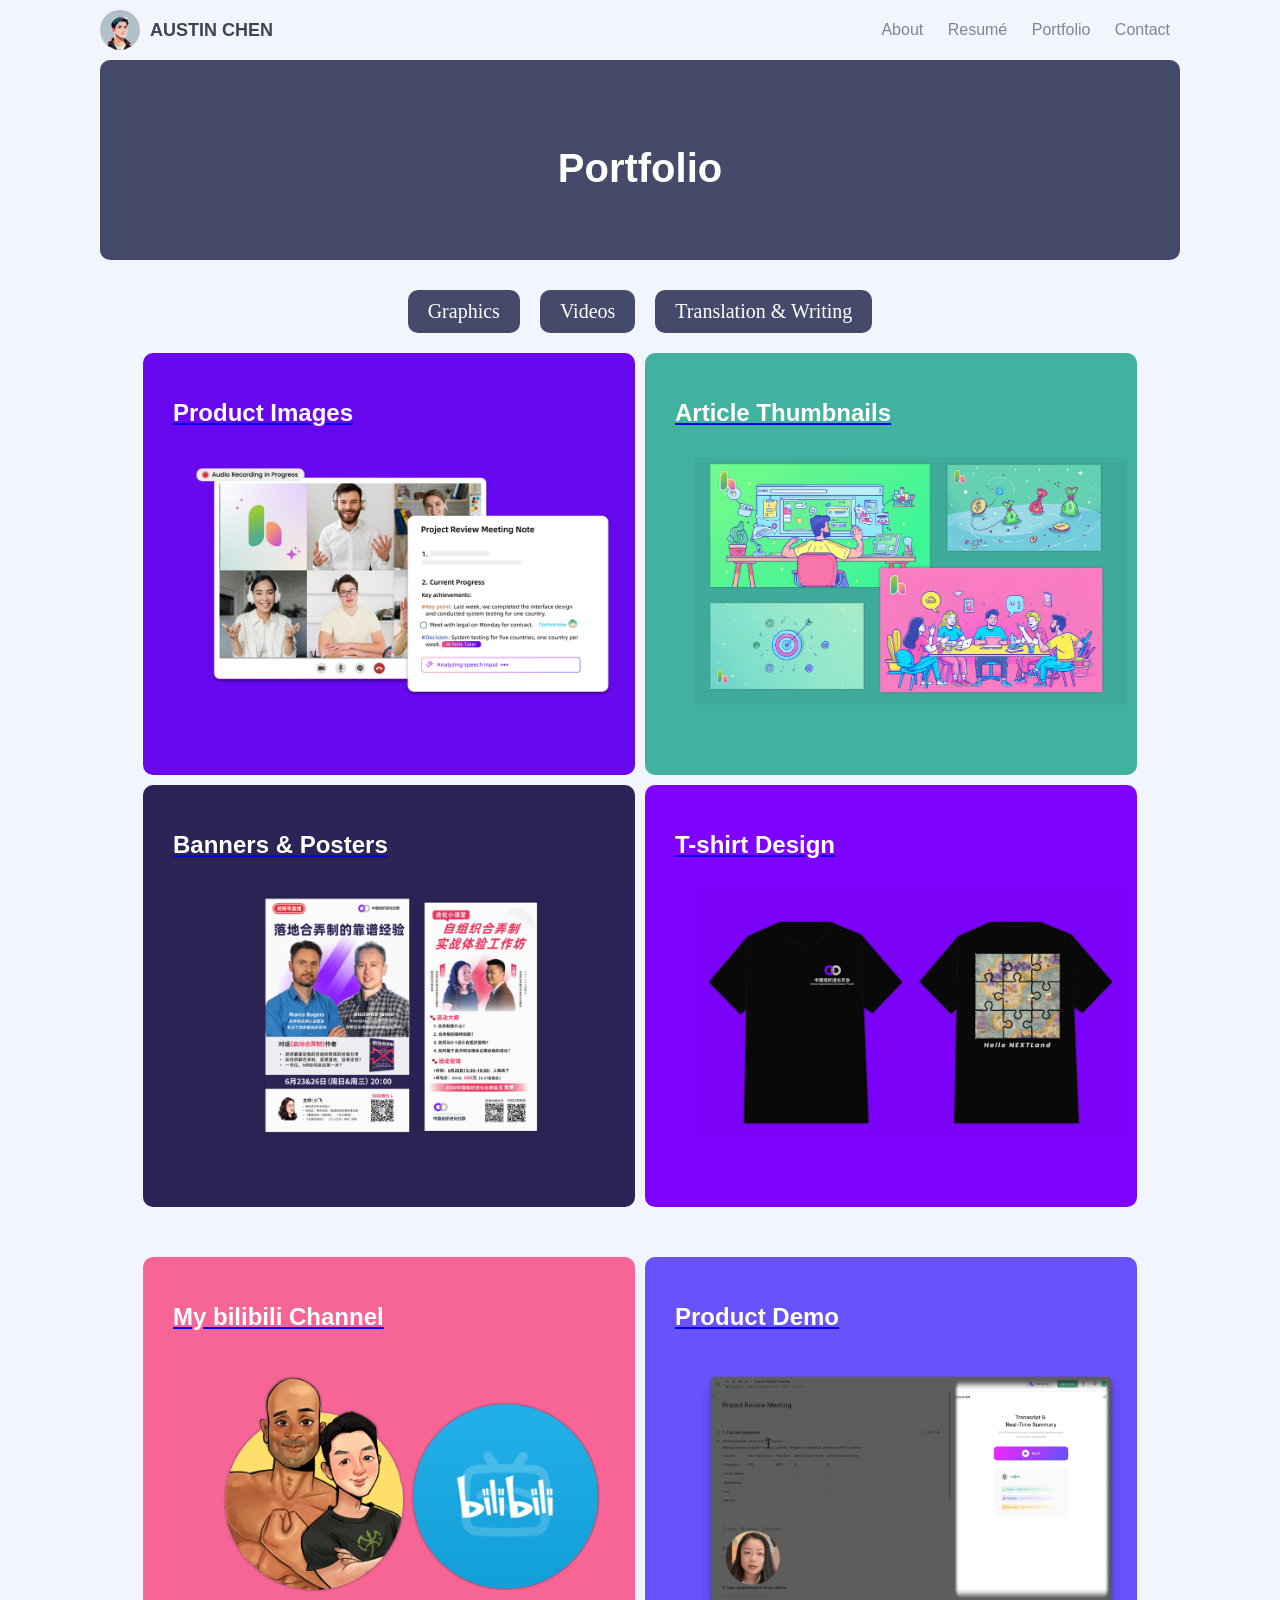
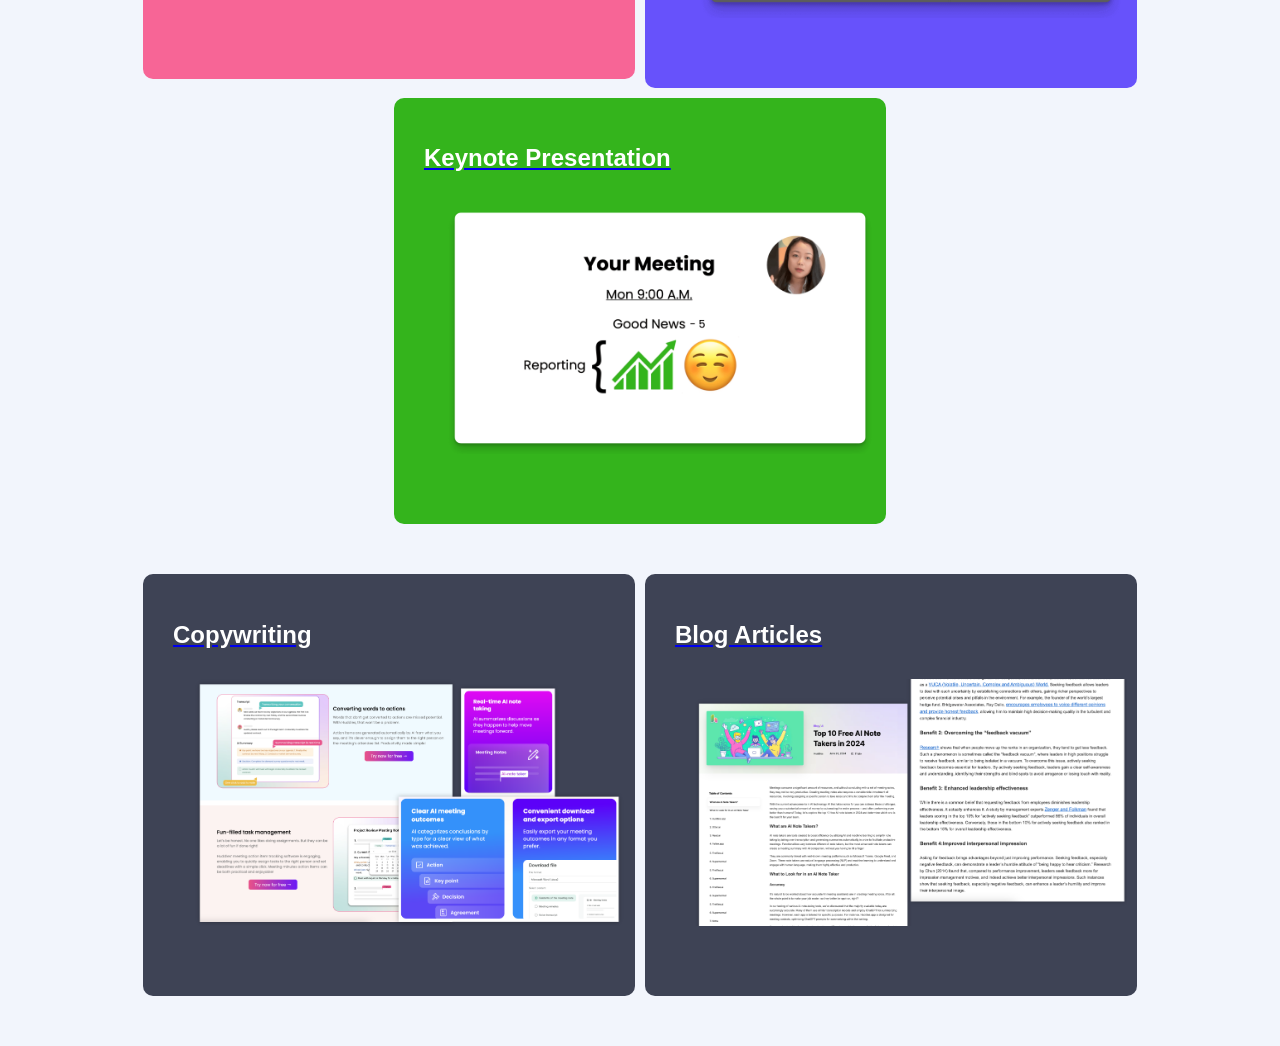
<file: portfolio.html>
<!DOCTYPE html>
<html lang="en">
<head>
    <meta charset="UTF-8">
    <meta name="viewport" content="width=device-width, initial-scale=1.0">
    <title>Portfolio</title>
    <link rel="stylesheet" href="styles.css">
    <link href="https://fonts.googleapis.com/css2?family=Roboto:wght@400;700&display=swap" rel="stylesheet"> <!-- Link to Google Fonts -->
 <style>
.tablink {
    /* Add any additional styling for your buttons here */
    font-family: poppins;
    font-size: 20px; 
    padding: 10px 20px; 
    border-radius: 10px; 
    border: none; 
    color: white;
    background-color: #464A6A;
    margin: 0 10px; /* Add margin to space out the buttons */
    transition: all 0.3s ease;
}

.tablink:hover {
  cursor: pointer;
  background-color: #41A58D;
  color: white;
}

.tablink.active {
background-color: #41A58D;
color: white;
}

.container {
  display: flex;
  flex-direction: column; /* Stack elements vertically */
  height:50%;
  cursor: pointer;
  position: relative;
  overflow: hidden;
  text-align: left;
  border-radius: 10px;
  width: 40%;
  justify-content: center;
  max-width: 775px;
  padding: 30px;
}


/* Product Images */
.container1{background-color: #6808EE;}
/* Banners & Posters */
.container2{background-color: #41B2A0;} 
/* Article Thumbnails */
.container3{background-color: #2C2456;}
/* T shirt design */
.container4{background-color: #7F02FF;}
/* bilibili channel */
.container5{background-color: #F76596;}
/* Product Demo */
.container6{background-color: #6752FB;}
/* Keynote Presentation */
.container7{background-color: #34B41C;}
/* Copywriting */
.container8{background-color: #3E4355;}
/* Blog Articles */
.container9{background-color: #3E4355;}

.container img {
  width:100%;
  height: auto;
  margin-bottom: 20px; /* Add space between the images */
  transition: transform 0.5s;
  padding: 20px;
}

.container:hover img{
  transform: translateY(-10px); /* Adjust the value as needed for the desired float effect */
}

.container:hover .overlay{
  background-color: rgba(255, 255, 255, 0.2); /* Semi-transparent black overlay on hover */
}

.overlay{
  position: absolute;
            top: 0;
            left: 0;
            width: 100%;
            height: 100%;
            background-color: rgba(255, 255, 255, 0); /* Transparent overlay */
            transition: 0.5s;
}
    </style>
</head>

<body>
  <div class="header">
    <a href="index.html" class="logo-link">
        <img src="mj-avatar.JPG" style="border-radius: 50%" alt="Austin Chen Logo">
        <span>AUSTIN CHEN</span>
    </a>
    <nav>
        <a href="index.html">About</a>
        <a href="resume.html">Resumé</a>
        <a href="portfolio.html">Portfolio</a>
        <a href="contact.html">Contact</a>
    </nav>
</div>
<!-- Top Banner -->
<div class="topbanner">
  <h1>Portfolio</h1>
</div>
<!-- Tabs -->
    <div class="tab-container" style="display: flex; justify-content: center; margin-top: 20px; margin-bottom: 20px;">
      <button class="tablink" onclick="openSection('graphics')">Graphics</button>
      <button class="tablink" onclick="openSection('videos')">Videos</button>
      <button class="tablink" onclick="openSection('translation-writing')">Translation & Writing</button>
  </div>
  
<!-- Graphics Section -->

<div id="graphics" class="tabcontent">
<!-- Container 1 -->
<div class="card-container">
    <a href="product-images.html" class="container container1">
      <div class="overlay"></div>      
      <h1>Product Images</h1>
            <img src="ai note taker large.png" alt="Product Images">
    </a>
<!-- Container 2 -->
<a href="article-thumbnails.html" class="container container2">
  <div class="overlay"></div>      
  <h1>Article Thumbnails </h1>
        <img src="thumbnails.png" alt="Article Thumbnails">
</a>    
<!-- Container 3 -->
    <a href="banners-and-posters.html" class="container container3">
      <div class="overlay"></div>      
      <h1>Banners & Posters</h1>
<img src="poster thumbnail.png" alt="Banners & Posters">
    </a>
<!-- Container 4 -->
<a href="tshirt-design.html" class="container container4">
  <div class="overlay"></div>      
  <h1>T-shirt Design </h1>
        <img src="tshirt.png" alt="T-shirt Design">
</a>  
    </div>
    </div>    

    <div id="videos" class="tabcontent">
        <!-- Videos Section -->
<div class="card-container">
        <!-- Container 5 -->
<a href="bilibili.html" class="container container5">
 <div class="overlay"></div>      
 <h1>My bilibili Channel</h1>
       <img src="bilibili.png" alt="My bilibili Channel">
</a>
<!-- Container 6 -->
<a href="product-demo.html" class="container container6">
 <div class="overlay"></div>      
 <h1>Product Demo</h1>
       <img src="productdemo.png" alt="Product Demo">
</a>
<!-- Container 7 -->
<a href="keynote-presentation.html" class="container container7">
 <div class="overlay"></div>      
 <h1>Keynote Presentation</h1>
       <img src="elfdemo.png" alt="Keynote Presentation">
</a>
    </div>
  </div>

    <div id="translation-writing" class="tabcontent">

<!-- Blog Articles -->
 <div class="card-container">
 <!-- Container 8 -->
 <a href="copywriting.html" class="container container8">
  <div class="overlay"></div>      
  <h1>Copywriting</h1>
        <img src="copywriting thumbnail.png" alt="Copywriting">
</a>
<!-- Container 9 -->
<a href="blog-articles.html" class="container container9">
  <div class="overlay"></div>      
  <h1>Blog Articles</h1>
        <img src="articles thumbnail.png" alt="Blog Articles">
</a>
    </div>
  </div>
</div>
<script src="script.js"></script>
</body>
</html>
</file>
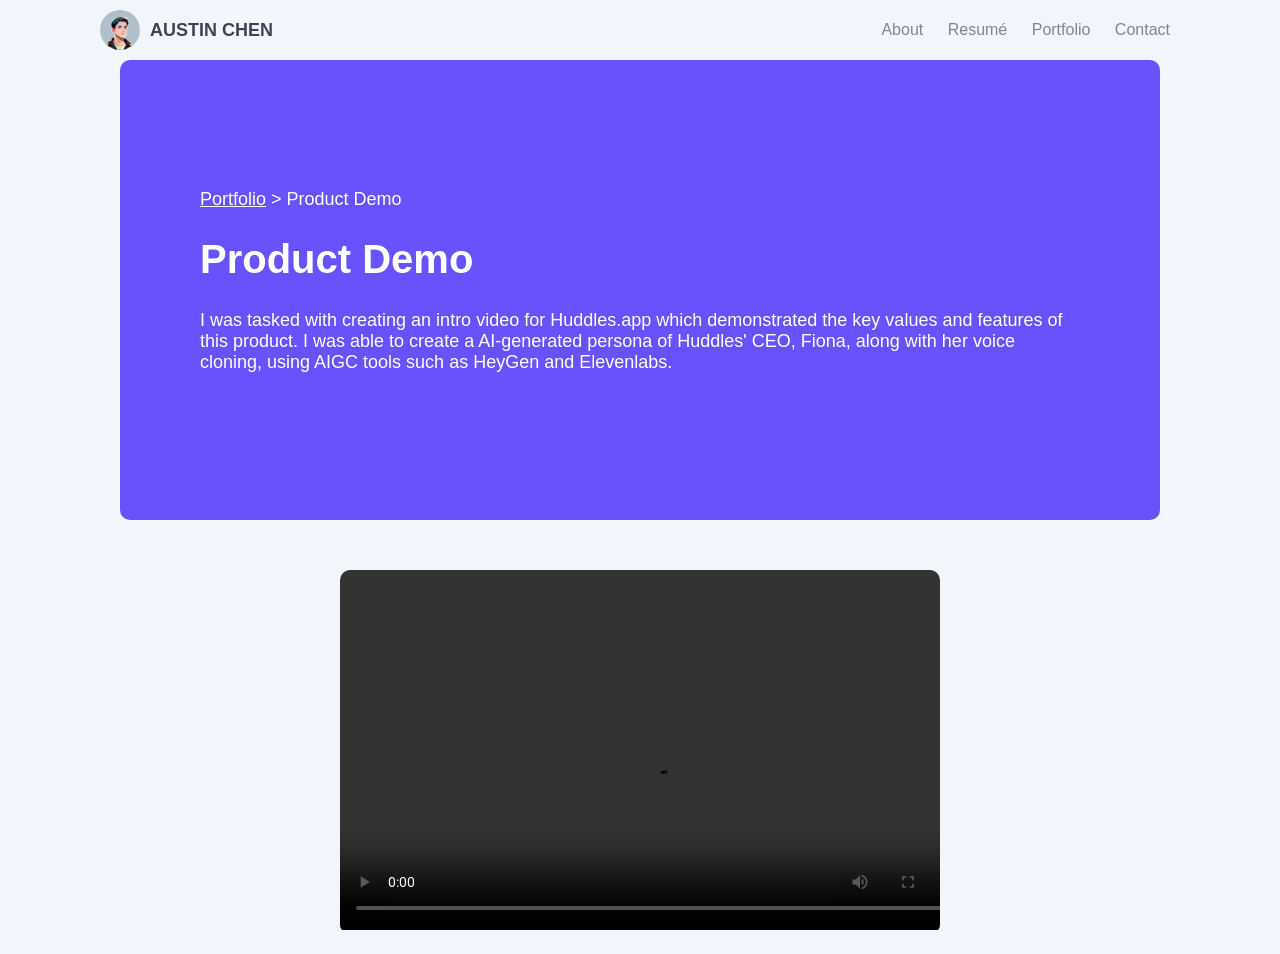
<file: product-demo.html>
<!DOCTYPE html>
<html lang="en">
<head>
    <meta charset="UTF-8">
    <meta name="viewport" content="width=device-width, initial-scale=1.0">
    <title>Keynote Presentation</title>
    <link rel="stylesheet" href="styles.css">
    <link href="https://fonts.googleapis.com/css2?family=Roboto:wght@400;700&display=swap" rel="stylesheet"> <!-- Link to Google Fonts -->
    <style>
      .container {
        color:white;
        background-color: #0D87DE;
        text-align: left;
        padding-top: 100px;
        padding-left: 200px;
        margin: 0 auto;
        height: 300px;
        display: flex;
        flex-direction: column;
      }

    </style>
    <script src="script.js"></script>

</head>
<body>
  <div class="header">
    <a href="index.html" class="logo-link">
        <img src="mj-avatar.JPG" style="border-radius: 50%" alt="Austin Chen Logo">
        <span>AUSTIN CHEN</span>
    </a>
    <nav>
        <a href="index.html">About</a>
        <a href="resume.html">Resumé</a>
        <a href="portfolio.html">Portfolio</a>
        <a href="contact.html">Contact</a>
    </nav>
</div>

  <div class="portfolio-banner" style="background-color: #6752FB;">
    <div class="breadcrumb">
      <a href="portfolio.html">Portfolio</a> &gt; Product Demo
  </div>
    <h1 style="font-size: 40px"">Product Demo</h1>
    <p>I was tasked with creating an intro video for Huddles.app which demonstrated the key values and features of this product. I was able to create a AI-generated persona of Huddles' CEO, Fiona, along with her voice cloning, using AIGC tools such as HeyGen and Elevenlabs. </p>
  </div>

  <div class="video-gallery">
    <div class="video-thumbnail">
      <video width="640" height="360" controls>
        <source src="huddles-intro.mp4" type="video/mp4">
      </video>
    </div>
  </div>


</body>
</html>
</file>
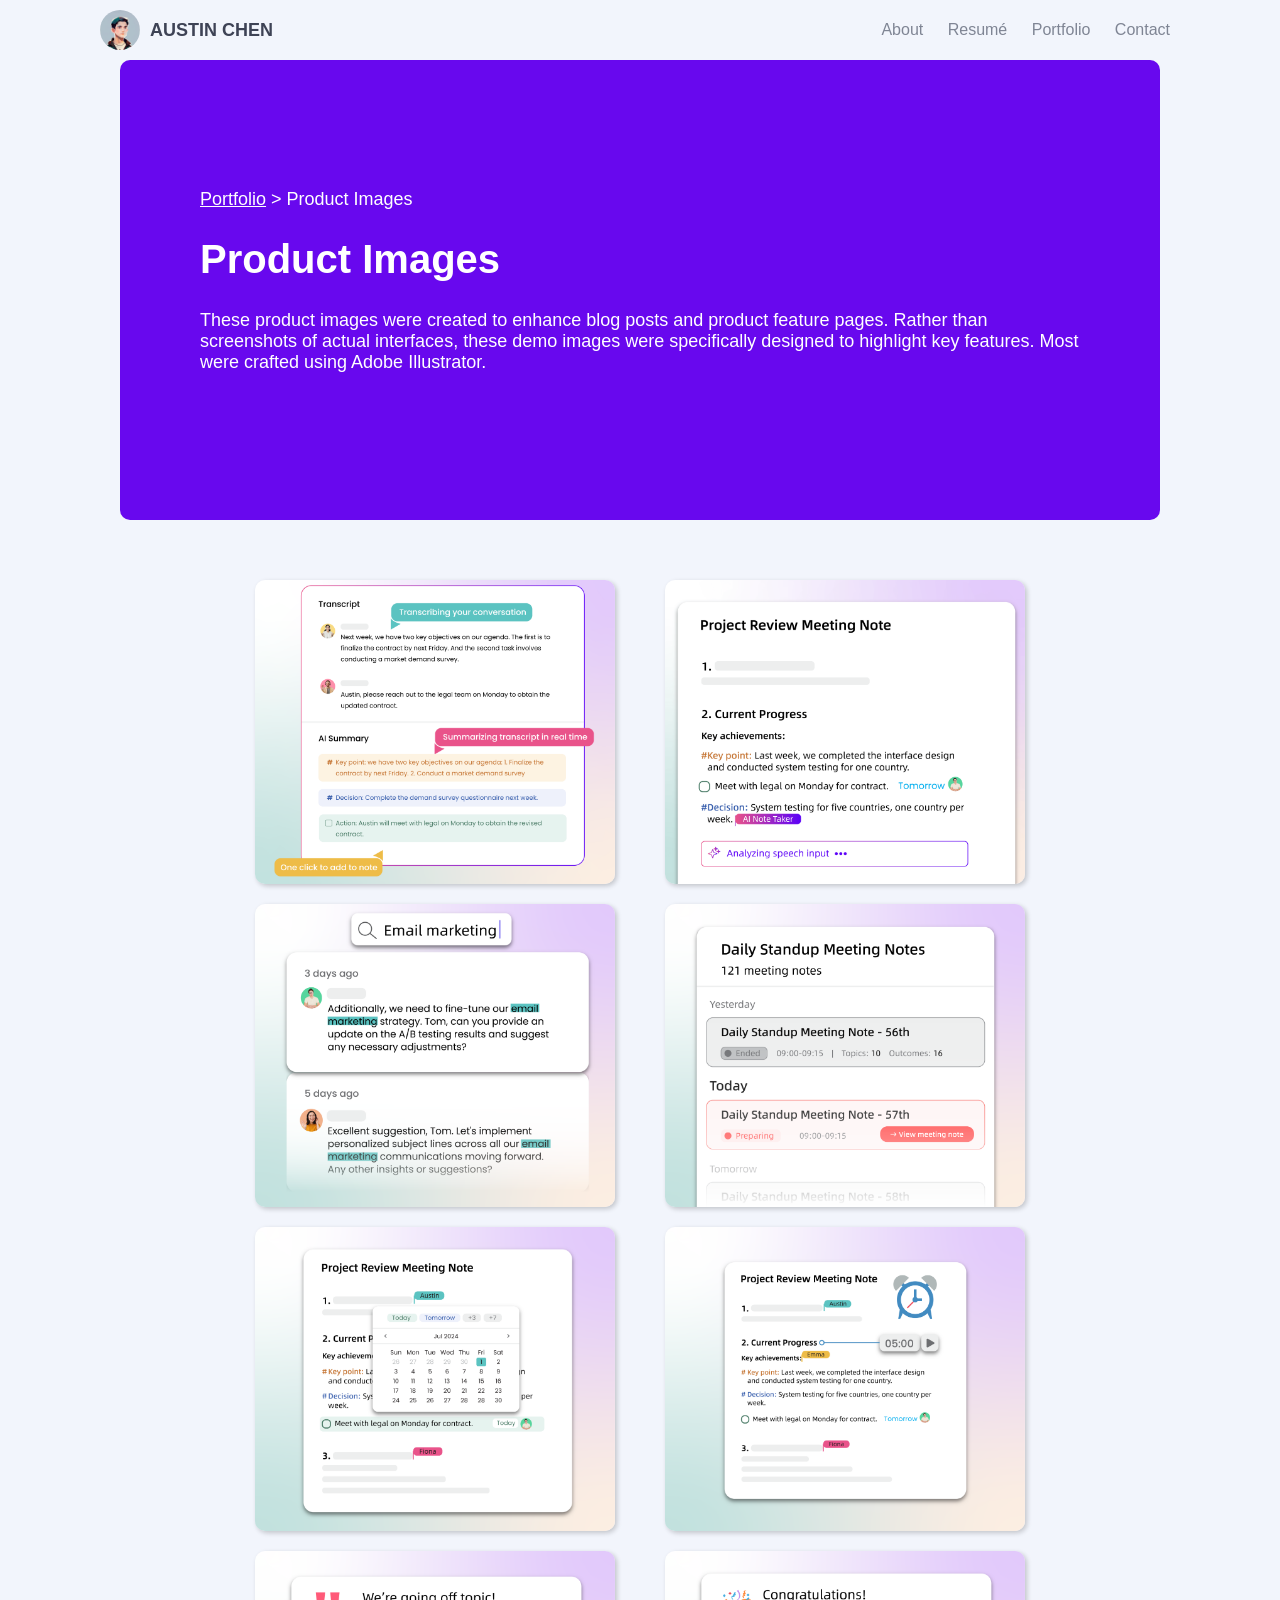
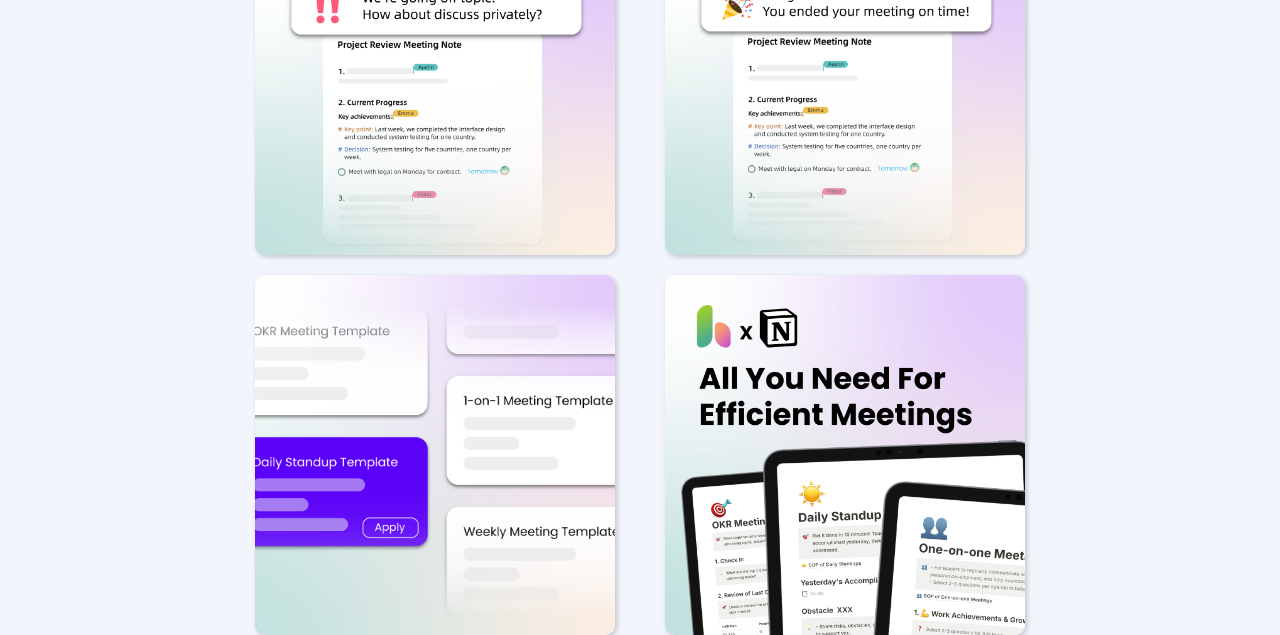
<file: product-images.html>
<!DOCTYPE html>
<html lang="en">
<head>
    <meta charset="UTF-8">
    <meta name="viewport" content="width=device-width, initial-scale=1.0">
    <title>Portfolio</title>
    <link rel="stylesheet" href="styles.css">
    <link href="https://fonts.googleapis.com/css2?family=Roboto:wght@400;700&display=swap" rel="stylesheet"> <!-- Link to Google Fonts -->
    <style>
      .container {
        color:white;
        background-color: #0D87DE;
        text-align: left;
        padding-top: 100px;
        padding-left: 200px;
        margin: 0 auto;
        height: 300px;
        display: flex;
        flex-direction: column;
      }
      .gallery {
    display: flex;
    justify-content: center; /* Center the gallery horizontally */
    max-width: 800px; /* Set the maximum width of the gallery */
    margin: 0 auto; /* Center the gallery on the page */
}

.thumbnails {
    display: flex;
    flex-wrap: wrap;
    justify-content: space-around;
    margin-top: 30px;
    gap: 20px;
  
}
.thumbnails img {
    width: 45%;
    object-fit: cover; /* Cover the thumbnail with the image, cropping as needed */
    overflow: hidden; /* Hide any content that exceeds the specified dimensions */
    box-shadow: 2px 2px 5px rgba(0, 0, 0, 0.2); /* Add a subtle drop shadow effect */
    transition: transform 0.3s; /* Add a transition for smooth animation */
    border-radius: 10px;
}

.thumbnails img:hover {
    transform: translateY(-5px); /* Apply a translateY transform on hover */
    cursor:pointer
}

.modal {
    display: none;
    position: fixed;
    z-index: 1;
    padding-top: 50px;
    left: 0;
    top: 0;
    width: 100%;
    height: 100%;
    overflow: auto;
    background-color: black;
}

.modal-content {
    margin: auto;
    display: block;
    width: 80%;
    max-width: 800px;
}

.close {
    color: white;
    position: absolute;
    top: 10px;
    right: 25px;
    font-size: 35px;
    cursor: pointer;
}

.prev, .next {
    position: absolute;
    top: 50%;
    width: auto;
    padding: 16px;
    margin-top: -50px;
    color: white;
    font-weight: bold;
    font-size: 20px;
    cursor: pointer;
    text-decoration: none;
}

.prev {
    left: 10px;
}

.next {
    right: 10px;
}

    </style>
    <script src="script.js"></script>

</head>
<body>
    <div class="header">
        <a href="index.html" class="logo-link">
            <img src="mj-avatar.JPG" style="border-radius: 50%" alt="Austin Chen Logo">
            <span>AUSTIN CHEN</span>
        </a>
        <nav>
            <a href="index.html">About</a>
            <a href="resume.html">Resumé</a>
            <a href="portfolio.html">Portfolio</a>
            <a href="contact.html">Contact</a>
        </nav>
    </div>

  <div class="portfolio-banner" style="background-color:#6808EE;">
    <div class="breadcrumb">
      <a href="portfolio.html">Portfolio</a> &gt; Product Images
  </div>
    <h1 style="font-size: 40px"">Product Images</h1>
    <p>These product images were created to enhance blog posts and product feature pages. Rather than screenshots of actual interfaces, these demo images were specifically designed to highlight key features. Most were crafted using Adobe Illustrator.</p>
  </div>

  <div class="gallery">
    <div class="thumbnails">
        <img src="ai summary.png" alt="AI Summary" onclick="openModal('ai summary.png')">
        <img src="ai note taker.png" alt="AI Note Taker" onclick="openModal('ai note taker.png')">
        <img src="ai powered search.png" alt="AI Powered Search" onclick="openModal('ai powered search.png')">
        <img src="meeting notes.png" alt="Meeting Notes" onclick="openModal('meeting notes.png')">
        <img src="action item.png" alt="Action Item" onclick="openModal('action item.png')">
        <img src="timer.png" alt="Timer" onclick="openModal('timer.png')">
        <img src="off topic reminder.png" alt="Off Topic Reminder" onclick="openModal('off topic reminder.png')">
        <img src="end on time.png" alt="End On Time" onclick="openModal('end on time.png')">
        <img src="templates.png" alt="Templates" onclick="openModal('templates.png')">
        <img src="thumbnail for gumroad.png" alt="Gumroad" onclick="openModal('thumbnail for gumroad.png')">
    </div>

    <div id="myModal" class="modal">
        <span class="close" onclick="closeModal()">&times;</span>
        <img id="fullImg" class="modal-content">
        <a class="prev" onclick="plusSlides(-1)">&#10094;</a>
        <a class="next" onclick="plusSlides(1)">&#10095;</a>
    </div>
</div>

</body>
</html>
</file>
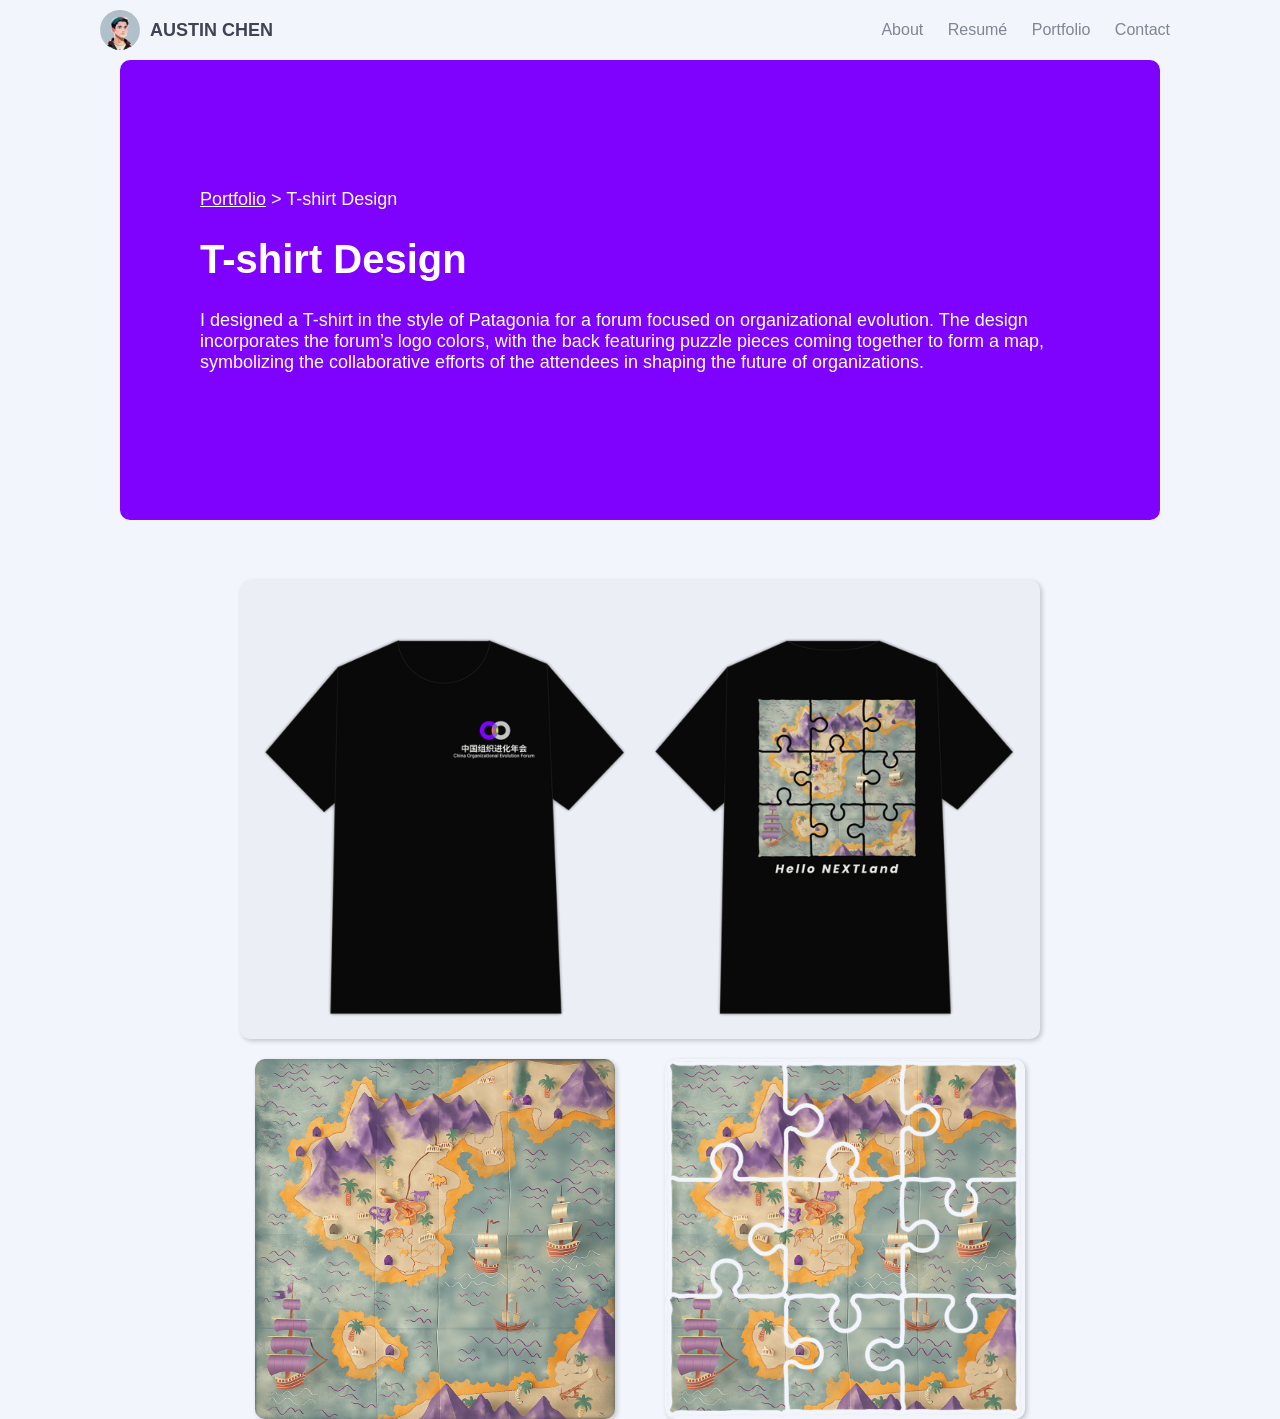
<file: tshirt-design.html>
<!DOCTYPE html>
<html lang="en">
<head>
    <meta charset="UTF-8">
    <meta name="viewport" content="width=device-width, initial-scale=1.0">
    <title>Portfolio</title>
    <link rel="stylesheet" href="styles.css">
    <link href="https://fonts.googleapis.com/css2?family=Roboto:wght@400;700&display=swap" rel="stylesheet"> <!-- Link to Google Fonts -->
    <style>
      .container {
        color:white;
        background-color: #0D87DE;
        text-align: left;
        padding-top: 100px;
        padding-left: 200px;
        margin: 0 auto;
        height: 300px;
        display: flex;
        flex-direction: column;
      }
      .gallery {
    display: flex;
    justify-content: center; /* Center the gallery horizontally */
    max-width: 800px; /* Set the maximum width of the gallery */
    margin: 0 auto; /* Center the gallery on the page */
}

.thumbnails {
    display: flex;
    flex-wrap: wrap;
    justify-content: space-around;
    margin-top: 30px;
    gap: 20px;
  
}
.thumbnails img {
    width: 45%;
    object-fit: cover; /* Cover the thumbnail with the image, cropping as needed */
    overflow: hidden; /* Hide any content that exceeds the specified dimensions */
    box-shadow: 2px 2px 5px rgba(0, 0, 0, 0.2); /* Add a subtle drop shadow effect */
    transition: transform 0.3s; /* Add a transition for smooth animation */
    border-radius: 10px;
}

.thumbnails img:hover {
    transform: translateY(-5px); /* Apply a translateY transform on hover */
    cursor:pointer
}

.thumbnails img.horizontal-image {
  width: 100%;
}

.modal {
    display: none;
    position: fixed;
    z-index: 1;
    padding-top: 50px;
    left: 0;
    top: 0;
    width: 100%;
    height: 100%;
    overflow: auto;
    background-color: black;
}

.modal-content {
    margin: auto;
    display: block;
    width: 80%;
    max-width: 800px;
}

.close {
    color: white;
    position: absolute;
    top: 10px;
    right: 25px;
    font-size: 35px;
    cursor: pointer;
}

.prev, .next {
    position: absolute;
    top: 50%;
    width: auto;
    padding: 16px;
    margin-top: -50px;
    color: white;
    font-weight: bold;
    font-size: 20px;
    cursor: pointer;
    text-decoration: none;
}

.prev {
    left: 10px;
}

.next {
    right: 10px;
}

    </style>
    <script src="script.js"></script>

</head>
<body>
    <div class="header">
        <a href="index.html" class="logo-link">
            <img src="mj-avatar.JPG" style="border-radius: 50%" alt="Austin Chen Logo">
            <span>AUSTIN CHEN</span>
        </a>
        <nav>
            <a href="index.html">About</a>
            <a href="resume.html">Resumé</a>
            <a href="portfolio.html">Portfolio</a>
            <a href="contact.html">Contact</a>
        </nav>
    </div>

  <div class="portfolio-banner" style="background-color: #7F02FF;">
    <div class="breadcrumb">
      <a href="portfolio.html">Portfolio</a> &gt; T-shirt Design
  </div>
    <h1 style="font-size: 40px"">T-shirt Design</h1>
    <p>I designed a T-shirt in the style of Patagonia for a forum focused on organizational evolution. The design incorporates the forum’s logo colors, with the back featuring puzzle pieces coming together to form a map, symbolizing the collaborative efforts of the attendees in shaping the future of organizations.</p>
  </div>

  <div class="gallery">
    <div class="thumbnails">
        <img src="tshirt.png" class="horizontal-image" alt="AI Powered Search" onclick="openModal('ai powered search.png')">
        <img src="backimage2.png" alt="Back Image 1" onclick="openModal('backimage2.png')">
        <img src="backimage1.png" alt="Back Image 2" onclick="openModal('backimage1.png')">

    </div>

    <div id="myModal" class="modal">
        <span class="close" onclick="closeModal()">&times;</span>
        <img id="fullImg" class="modal-content">
        <a class="prev" onclick="plusSlides(-1)">&#10094;</a>
        <a class="next" onclick="plusSlides(1)">&#10095;</a>
    </div>
</div>

</body>
</html>
</file>
<file: styles.css>
body {
  font-family: 'Poppins', sans-serif;
  margin: 0;
  padding: 0;
  background-color: #F2F5FC;
  color: #7F8594;
}

.header {
  background-color: #F2F5FC; /* Set the header (banner) color */
  padding: 10px 20px;
  display: flex;
  justify-content: space-between;
  align-items: center;
  position: -webkit-sticky; /* For Safari */
  position: sticky;
  top: 0;
  z-index: 1000; /* Ensure the header stays above other content */
  max-width: 1080px;
  margin: 0 auto;
}

.header .logo-link {
  display: flex;
  align-items: center;
  text-decoration: none;
  color: #7F8594; /* Change text color */
}

.header .logo-link span {
  font-size: 18px; /* Adjust the font size as needed */
  font-weight: 550; /* Adjust the font weight as needed */
  font-family: 'Poppins', sans-serif; /* Specify the desired font family */
  color: #3E4355; /* Adjust the text color as needed */
}

.header img {
  height: 40px;
  margin-right: 10px; /* Adjust spacing between image and text */
}

.header nav a {
  padding: 10px;
  border-radius: 5px;
  text-decoration: none;
  color: #7F8594; /* Change navigation link color */
  transition: all 0.3s ease;
}

.header nav a:hover {
  background-color: #41A58D;
  color: white;
}

.header nav a:active {
  background-color: #41A58D;
  color: white;
}

.topbanner {
  color:white;
  background-color: #464A6A;
  text-align: center;
  margin: 0 auto;
  height: 200px;
  display: flex;
  flex-direction: column;
  max-width: 1080px;
  border-radius: 10px;
  font-size: 23px;
  align-items: center;
  justify-content: center;
  margin-bottom:30px;
}

.topbanner h1{
  font-size:40px;
}

.portfolio-banner {
  color:white;
  background-color: #3E4355;
  text-align: left;
  margin: 0 auto;
  height: 300px;
  display: flex;
  flex-direction: column;
  max-width: 880px;
  border-radius: 10px;
  font-size: 18px;
  align-items: left;
  justify-content: center;
  margin-bottom:30px;
  padding: 80px;
}

.portfolio-banner a {
  color:white;
}

.container {
  max-width: 1080px;
  border-radius: 10px;
}

.container .text {
  color: white;
}

.container h1,
.container h2,
.container h3,
.container h4,
.container h5,
.container h6 {
    color: white;
}

.container a {
  color: white;
}

.gallery {
  display: flex;
  justify-content: center; /* Center the gallery horizontally */
  max-width: 800px; /* Set the maximum width of the gallery */
  margin: 0 auto; /* Center the gallery on the page */
}

.thumbnails {
  display: flex;
  flex-wrap: wrap;
  justify-content: space-around;
  margin-top: 30px;
  gap: 20px;

}
.thumbnails img {
  width: 45%;
  object-fit: cover; /* Cover the thumbnail with the image, cropping as needed */
  overflow: hidden; /* Hide any content that exceeds the specified dimensions */
  box-shadow: 2px 2px 5px rgba(0, 0, 0, 0.2); /* Add a subtle drop shadow effect */
  transition: transform 0.3s; /* Add a transition for smooth animation */
  border-radius: 10px;
}

.thumbnails img:hover {
  transform: translateY(-5px); /* Apply a translateY transform on hover */
  cursor:pointer
}

.thumbnails img.horizontal-image {
width: 100%;
}

.modal {
  display: none;
  position: fixed;
  z-index: 1;
  padding-top: 50px;
  left: 0;
  top: 0;
  width: 100%;
  height: 100%;
  overflow: auto;
  background-color: black;
}

.modal-content {
  margin: auto;
  display: block;
  width: 80%;
  max-width: 800px;
}

.close {
  color: white;
  position: absolute;
  top: 10px;
  right: 25px;
  font-size: 35px;
  cursor: pointer;
}

.prev, .next {
  position: absolute;
  top: 50%;
  width: auto;
  padding: 16px;
  margin-top: -50px;
  color: white;
  font-weight: bold;
  font-size: 20px;
  cursor: pointer;
  text-decoration: none;
}

.prev {
  left: 10px;
}

.next {
  right: 10px;
}

/* Video Gallery */
.video-gallery {
  display: flex;
  flex-wrap: wrap;
  justify-content: center;
  align-items: center;
  max-width: 1080px;
  margin: 0 auto;
}

.video-gallery h1,
.video-gallery h2,
.video-gallery h3 {
  color: black;
  font-weight:500;
}

.video-thumbnail {
  margin-top: 20px;
  width: 600px;
  margin-bottom: 20px;
  position: relative;
  background-color: transparent;
  overflow: hidden;
  border-radius: 10px;
  transition: transform 0.5s;
}

.video-thumbnail:hover {
  background-color:#E8E8E8;
}

.video-thumbnail img {
  width: 100%;
  height: auto;
  border-radius: 10px;
  transition: filter 0.5s;
}


.video-thumbnail a {
  text-decoration: none;
  color: #fff;
  text-align: center;
  display: block;
  padding: 10px;
}

.video-title {
  position: absolute;
  bottom: 0;
  left: 0;
  width: 100%;
  padding: 10px;
  text-align: center;
  background-color: rgba(0, 0, 0, 0.8); /* Black background for the title */
  color: #fff;
  border-bottom-left-radius: 10px;
  border-bottom-right-radius: 10px;
}

/* Resume */
.resumecontainer {
  font-family: Georgia, 'Times New Roman', Times, serif;
  color:#3E4355;
  width: 100%;
      max-width: 800px;
      margin: 0 auto;
      padding: 20px;
      background-color: #f9f9f9;
      border-radius: 5px;
}
  h1 {
      font-size: 24px;
      margin-bottom: 10px;
  }
  h2 {
      font-size: 20px;
      margin-bottom: 5px;
  }
  .contact-info {
      font-size: 14px;
      margin-bottom: 20px;
  }
  .contact-info p {
      margin: 0;
  }
  .section {
      margin-bottom: 20px;
  }
  .section-title {
    color:#3E4355;
    font-weight: 600;  
    font-size: 18px;
      border-bottom: 1px solid #3E4355;
      padding-bottom: 5px;
      margin-bottom: 10px;
  }
  .heading {
      display:flex;
      justify-content: space-between;
      align-items: center;
  }

  .title {
    color:#3E4355;  
    font-weight: bold;
      font-size: 16px;
      text-align: left;
  }
  .span {
      font-weight: normal;
      font-style: italic;
      font-size: 14px;
      text-align: right;
      margin-left: auto;
  }

  .summary-and-location {
    display:flex;
    justify-content: space-between;
    align-items: center;
  }
  .summary{
    font-weight: normal;
    font-style: italic;
    font-size: 14px;
    text-align: left;

  }

  .location{
    font-weight: normal;
    font-style: italic;
    font-size: 14px;
    text-align: right;
    margin-left: auto;
  }
  
  .description {
      margin-left: 20px;
      font-size: 15px;
      margin-bottom:20px;
  }
  ul {
      list-style-type: disc;
      margin: 10px 0;
      padding-left: 10px;
  }
  ul li {
      margin-bottom: 5px;
  }

  .main-list > li > ul.sub-list {
    list-style-type: circle; /* This makes sub-list bullets hollow (or no-fill) */
}

  /* Card */
  .card-container {
    display: flex;
    justify-content: center; /* Center children horizontally */
    flex-wrap: wrap; /* Allows cards to wrap onto the next line if the container is too narrow */
    max-width: 1080px; /* Maximum width of the container */
    margin: 0 auto; /* Center the container itself horizontally */
    margin-top: 10px;
    margin-bottom:50px;
    gap: 10px; /* Optional: adds space between cards */
  }
  
  .card {
    display: flex;
    justify-content: center; /* Center horizontally */
    align-items: center; /* Center vertically */
    flex-direction: column; /* Stack children vertically */
    background-color: white;
    border-radius: 10px;
    width:25%;
  }

  .link-cards {
    display: flex;
    background-color: white;
    border-radius: 10px;
    width:25%;;
  }

  .link-card {
    display: flex;
    justify-content: center; /* Center the card content */
    background-color: white;
    border-radius: 10px;
    width: 25%;
    overflow: hidden; /* Ensures the border-radius applies to child elements */
    margin: 10px; /* Add some space around cards */
    transition: transform 0.3s ease; /* Smooth transition for hover effect */
}

.card-link {
    text-decoration: none; /* Removes underline from links */
    color: inherit; /* Inherits text color from parent */
    display: block; /* Makes the link fill the entire card container */
    width: 100%;
}

.card-content {
    padding: 20px; /* Adds some padding inside the card */
}

.card-title {
    color: #3E4355; /* Original title color */
    transition: color 0.3s ease; /* Smooth transition for text color */
}

/* Hover Effects */
.link-card:hover {
    transform: scale(1.05); /* Makes the card grow */
}

.link-card:hover .card-title {
    color: #676c78; /* Lighter title color on hover */
}
</file>
